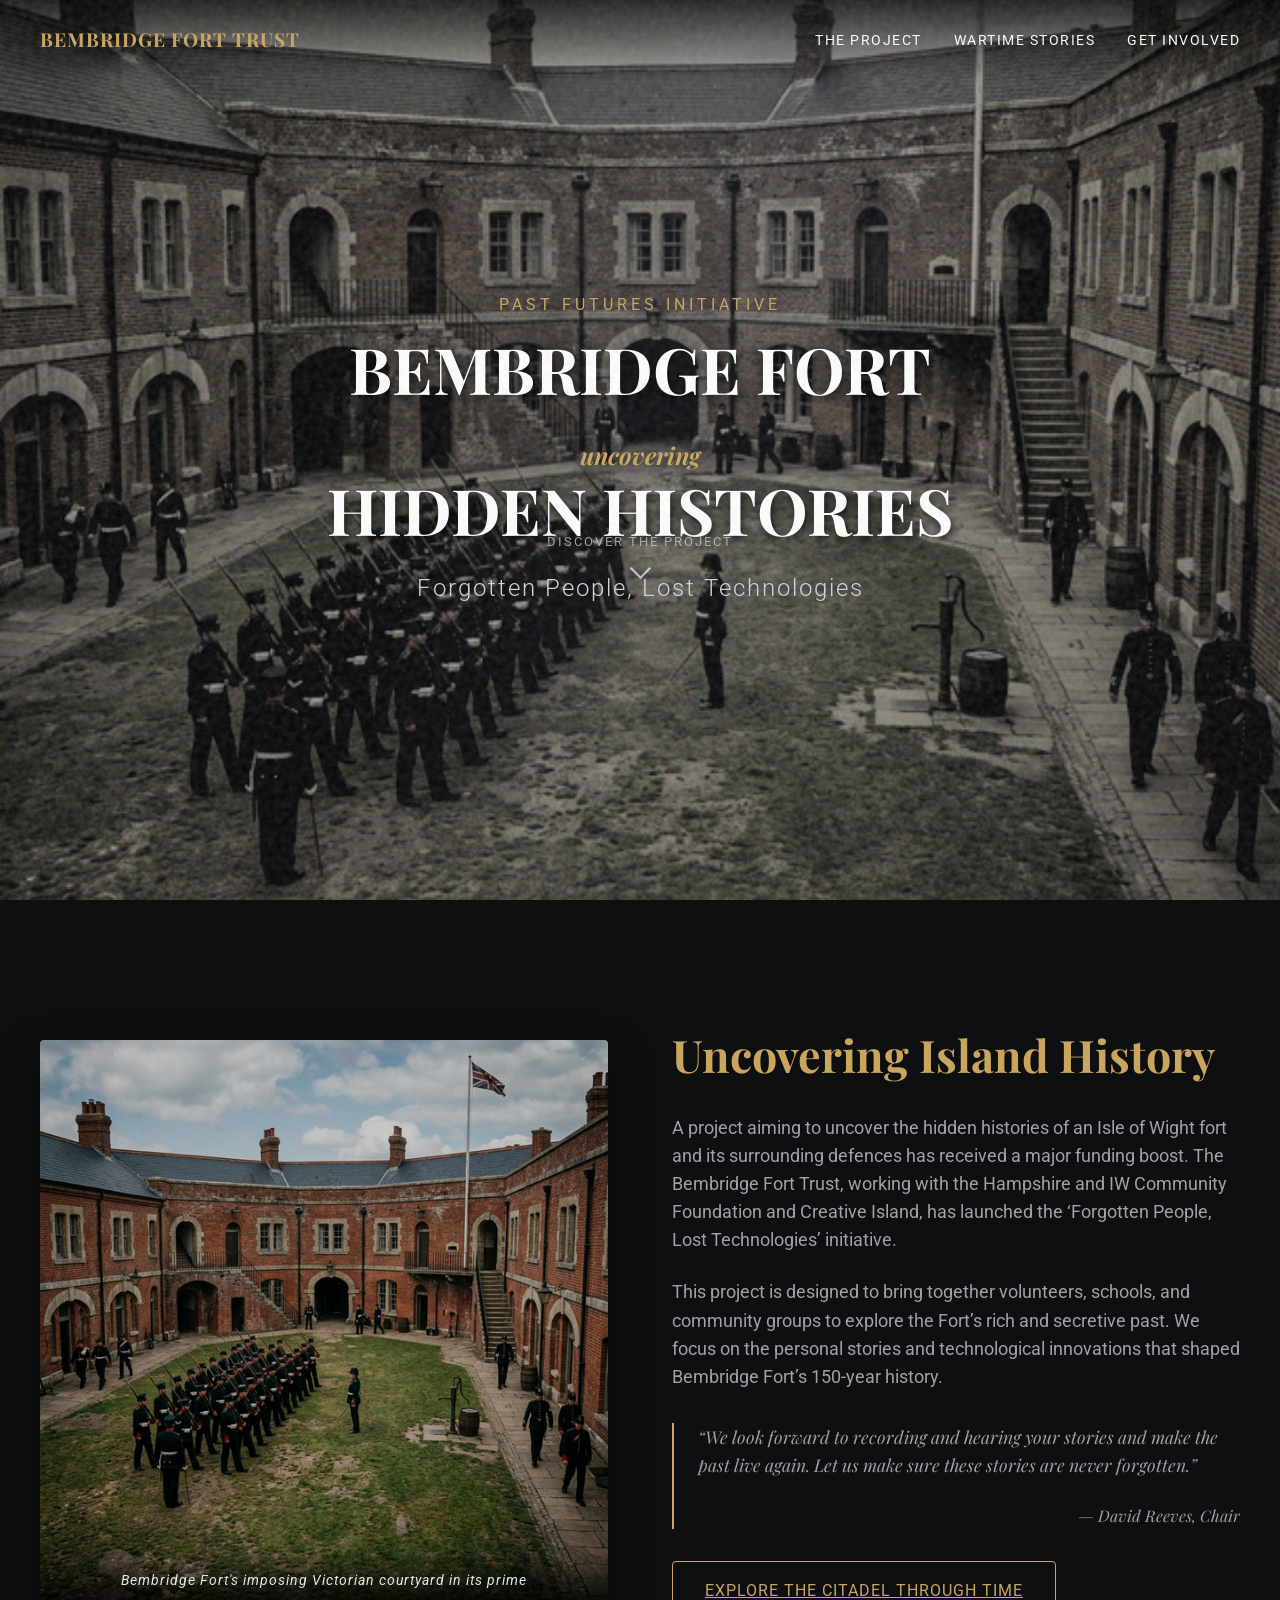
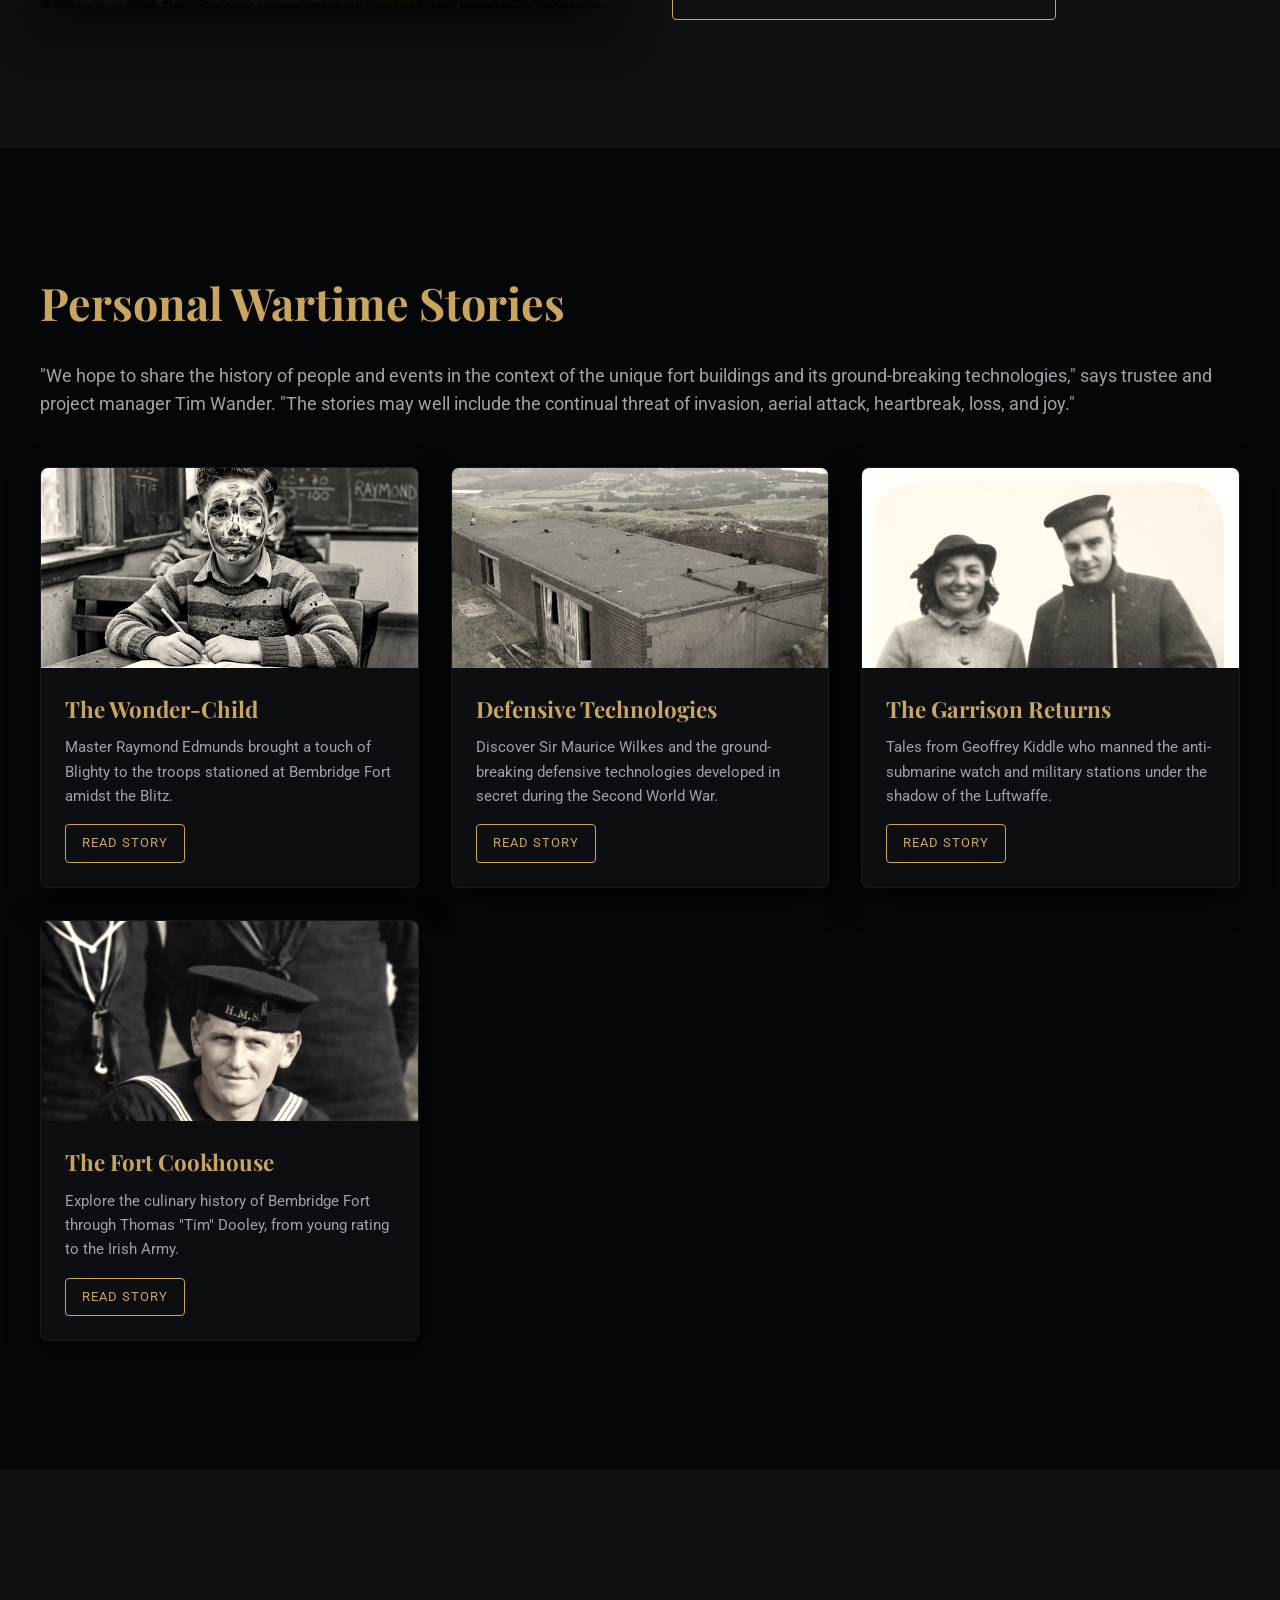
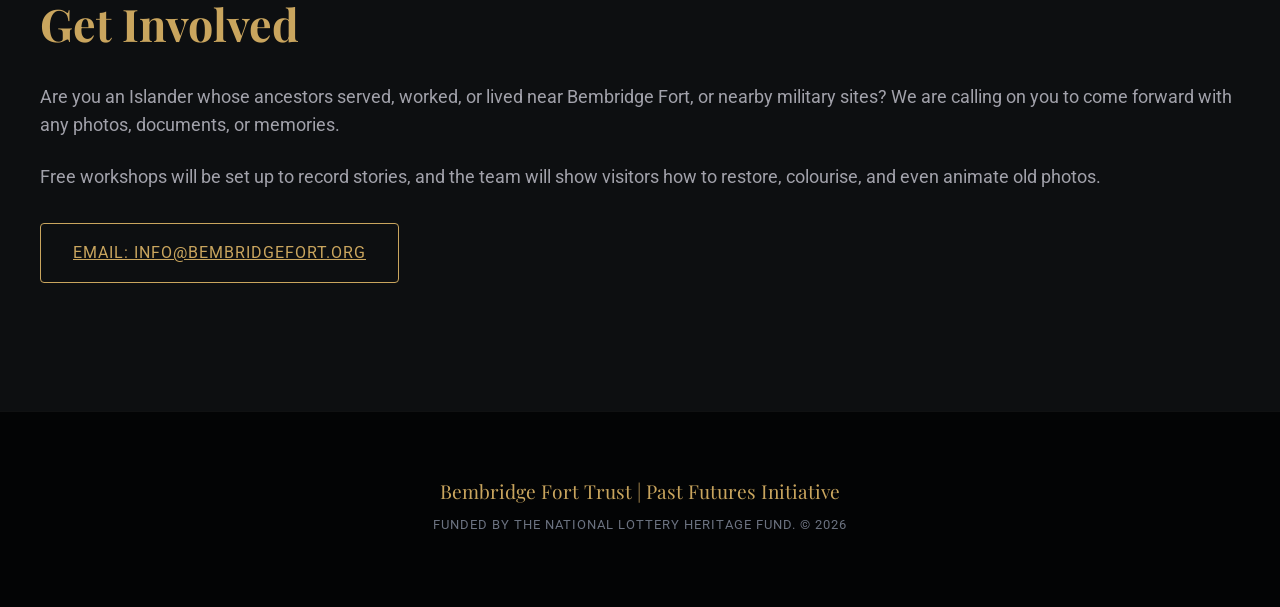
<file: index.html>
<!DOCTYPE html>
<html lang="en">

<head>
    <meta charset="UTF-8">
    <meta name="viewport" content="width=device-width, initial-scale=1.0">
    <title>Bembridge Fort Trust | Hidden Wartime Stories Uncovered</title>
    <meta name="description"
        content="A project aiming to uncover the hidden histories of Bembridge Fort and its surrounding defences on the Isle of Wight.">
    <!-- British typography inspiration via Google Fonts -->
    <link rel="preconnect" href="https://fonts.googleapis.com">
    <link rel="preconnect" href="https://fonts.gstatic.com" crossorigin>
    <link
        href="https://fonts.googleapis.com/css2?family=Playfair+Display:ital,wght@0,400;0,700;1,400&family=Roboto:wght@300;400;500;700&display=swap"
        rel="stylesheet">
    <link rel="stylesheet" href="styles.css">
    <style>
        .cards-grid {
            display: grid;
            grid-template-columns: repeat(auto-fill, minmax(300px, 1fr));
            gap: 2rem;
            margin-top: 3rem;
        }

        .story-card {
            background-color: #0c0e11;
            border-radius: 8px;
            overflow: hidden;
            box-shadow: 0 10px 30px rgba(0, 0, 0, 0.5);
            transition: transform 0.3s ease, box-shadow 0.3s ease;
            cursor: pointer;
            text-decoration: none;
            display: flex;
            flex-direction: column;
            border: 1px solid rgba(255, 255, 255, 0.05);
        }

        .story-card:hover {
            transform: translateY(-10px);
            box-shadow: 0 15px 40px rgba(200, 165, 94, 0.2);
            border-color: var(--accent-color);
        }

        .card-image {
            height: 200px;
            background-size: cover;
            background-position: center;
            filter: grayscale(80%) sepia(20%) contrast(1.1);
            transition: filter 0.3s ease;
        }

        .story-card:hover .card-image {
            filter: grayscale(0%) sepia(0%) contrast(1.0);
        }

        .card-content {
            padding: 1.5rem;
            flex: 1;
        }

        .card-content h3 {
            font-family: var(--font-heading);
            color: var(--accent-color);
            font-size: 1.4rem;
            margin-bottom: 0.5rem;
        }

        .card-content p {
            font-size: 0.95rem;
            color: #a1a1aa;
            margin-bottom: 1rem;
        }

        .btn-outline {
            display: inline-block;
            padding: 0.5rem 1rem;
            border: 1px solid var(--accent-color);
            color: var(--accent-color);
            text-transform: uppercase;
            font-size: 0.8rem;
            letter-spacing: 1px;
            border-radius: 4px;
            transition: background-color 0.3s, color 0.3s;
        }

        .story-card:hover .btn-outline {
            background-color: var(--accent-color);
            color: #000;
        }

        .coming-soon {
            opacity: 0.5;
            cursor: default;
        }

        .coming-soon:hover {
            transform: none;
            box-shadow: 0 10px 30px rgba(0, 0, 0, 0.5);
            border-color: rgba(255, 255, 255, 0.05);
        }
    </style>
</head>

<body>

    <!-- Film grain overlay -->
    <div class="film-grain"></div>

    <!-- Navigation -->
    <nav class="nav">
        <div class="nav-content">
            <span class="logo">Bembridge Fort Trust</span>
            <ul class="nav-links">
                <li><a href="#about">The Project</a></li>
                <li><a href="#stories">Wartime Stories</a></li>
                <li><a href="#contact">Get Involved</a></li>
            </ul>
        </div>
    </nav>

    <!-- Hero Section -->
    <header class="section hero" id="intro">
        <div class="hero-content fade-in">
            <div class="date-anchor">Past Futures Initiative</div>
            <h1 class="title">BEMBRIDGE FORT<br><span class="presents">uncovering</span><br>HIDDEN HISTORIES</h1>
            <p class="subtitle">Forgotten People, Lost Technologies</p>
            <div class="scroll-indicator">
                <span>Discover the Project</span>
                <div class="arrow"></div>
            </div>
        </div>
        <div class="hero-poster"
            style="background-image: url('assets/fort_courtyard_prime_1772313951961.png'); opacity: 0.6; background-position: center;">
        </div>
        <div class="searchlight"></div>
    </header>

    <main>
        <!-- The Project Concept -->
        <section class="section narrative-section" id="about">
            <div class="container reverse">
                <div class="text-content slide-in-left">
                    <h2>Uncovering Island History</h2>
                    <p>
                        A project aiming to uncover the hidden histories of an Isle of Wight fort and its surrounding
                        defences has received a major funding boost.
                        The Bembridge Fort Trust, working with the Hampshire and IW Community Foundation and Creative
                        Island, has launched the ‘Forgotten People, Lost Technologies’ initiative.
                    </p>
                    <p>
                        This project is designed to bring together volunteers, schools, and community groups to explore
                        the Fort’s rich and secretive past. We focus on the personal stories and technological
                        innovations that shaped Bembridge Fort’s 150-year history.
                    </p>
                    <div class="quote">
                        <p>“We look forward to recording and hearing your stories and make the past live again. Let us
                            make sure these stories are never forgotten.”</p>
                        <p style="font-size: 1rem; color: #a1a1aa; text-align: right; margin-top: 10px;">— David Reeves,
                            Chair</p>
                    </div>
                    <div style="margin-top: 2rem;">
                        <a href="fort_history.html" class="btn-outline"
                            style="padding: 1rem 2rem; font-size: 1rem;">Explore the Citadel Through Time</a>
                    </div>
                </div>
                <div class="image-content slide-in-right">
                    <img src="assets/fort_courtyard_prime_1772313951961.png" alt="Bembridge Fort in its prime"
                        style="filter: brightness(0.8);">
                    <p class="caption">Bembridge Fort's imposing Victorian courtyard in its prime</p>
                </div>
            </div>
        </section>

        <!-- Untold Stories Section -->
        <section class="section narrative-section dark-bg" id="stories">
            <div class="container" style="flex-direction: column; align-items: flex-start;">
                <div class="text-content slide-in-right" style="width: 100%;">
                    <h2>Personal Wartime Stories</h2>
                    <p>
                        "We hope to share the history of people and events in the context of the unique fort buildings
                        and its ground-breaking technologies," says trustee and project manager Tim Wander.
                        "The stories may well include the continual threat of invasion, aerial attack, heartbreak, loss,
                        and joy."
                    </p>

                    <div class="cards-grid">
                        <!-- Card 1: Raymond Edmunds -->
                        <a href="raymond.html" class="story-card">
                            <div class="card-image"
                                style="background-image: url('assets/the_greasepaint_boy_1772309182259.png');"></div>
                            <div class="card-content">
                                <h3>The Wonder-Child</h3>
                                <p>Master Raymond Edmunds brought a touch of Blighty to the troops stationed at
                                    Bembridge Fort amidst the Blitz.</p>
                                <span class="btn-outline">Read Story</span>
                            </div>
                        </a>

                        <!-- Card 2: Defensive Technologies -->
                        <a href="wilkes.html" class="story-card">
                            <div class="card-image" style="background-image: url('assets/Radar building.jpg');"></div>
                            <div class="card-content">
                                <h3>Defensive Technologies</h3>
                                <p>Discover Sir Maurice Wilkes and the ground-breaking defensive technologies developed
                                    in secret during the Second World War.</p>
                                <span class="btn-outline">Read Story</span>
                            </div>
                        </a>

                        <!-- Card 3: The Garrison Returns -->
                        <a href="kiddle.html" class="story-card">
                            <div class="card-image"
                                style="background-image: url('assets/imagekk.png'); background-position: top;"></div>
                            <div class="card-content">
                                <h3>The Garrison Returns</h3>
                                <p>Tales from Geoffrey Kiddle who manned the anti-submarine watch and military stations
                                    under the shadow of the Luftwaffe.</p>
                                <span class="btn-outline">Read Story</span>
                            </div>
                        </a>

                        <!-- Card 4: The Fort Cookhouse -->
                        <a href="dooley.html" class="story-card">
                            <div class="card-image"
                                style="background-image: url('assets/tom dooley b est image but not animated.png'); background-position: top;">
                            </div>
                            <div class="card-content">
                                <h3>The Fort Cookhouse</h3>
                                <p>Explore the culinary history of Bembridge Fort through Thomas "Tim" Dooley, from
                                    young rating to the Irish Army.</p>
                                <span class="btn-outline">Read Story</span>
                            </div>
                        </a>
                    </div>
                </div>
            </div>
        </section>

        <!-- Get Involved Section -->
        <section class="section narrative-section" id="contact">
            <div class="container reverse">
                <div class="text-content slide-in-left">
                    <h2>Get Involved</h2>
                    <p>
                        Are you an Islander whose ancestors served, worked, or lived near Bembridge Fort, or nearby
                        military sites? We are calling on you to come forward with any photos, documents, or memories.
                    </p>
                    <p>
                        Free workshops will be set up to record stories, and the team will show visitors how to restore,
                        colourise, and even animate old photos.
                    </p>
                    <div style="margin-top: 2rem;">
                        <a href="mailto:info@bembridgefort.org" class="btn-outline"
                            style="padding: 1rem 2rem; font-size: 1rem;">Email: info@bembridgefort.org</a>
                    </div>
                </div>
            </div>
        </section>
    </main>

    <!-- Footer -->
    <footer class="footer">
        <p>Bembridge Fort Trust | Past Futures Initiative</p>
        <p class="small-text">Funded by the National Lottery Heritage Fund. © 2026</p>
    </footer>

    <script src="script.js"></script>
</body>

</html>
</file>
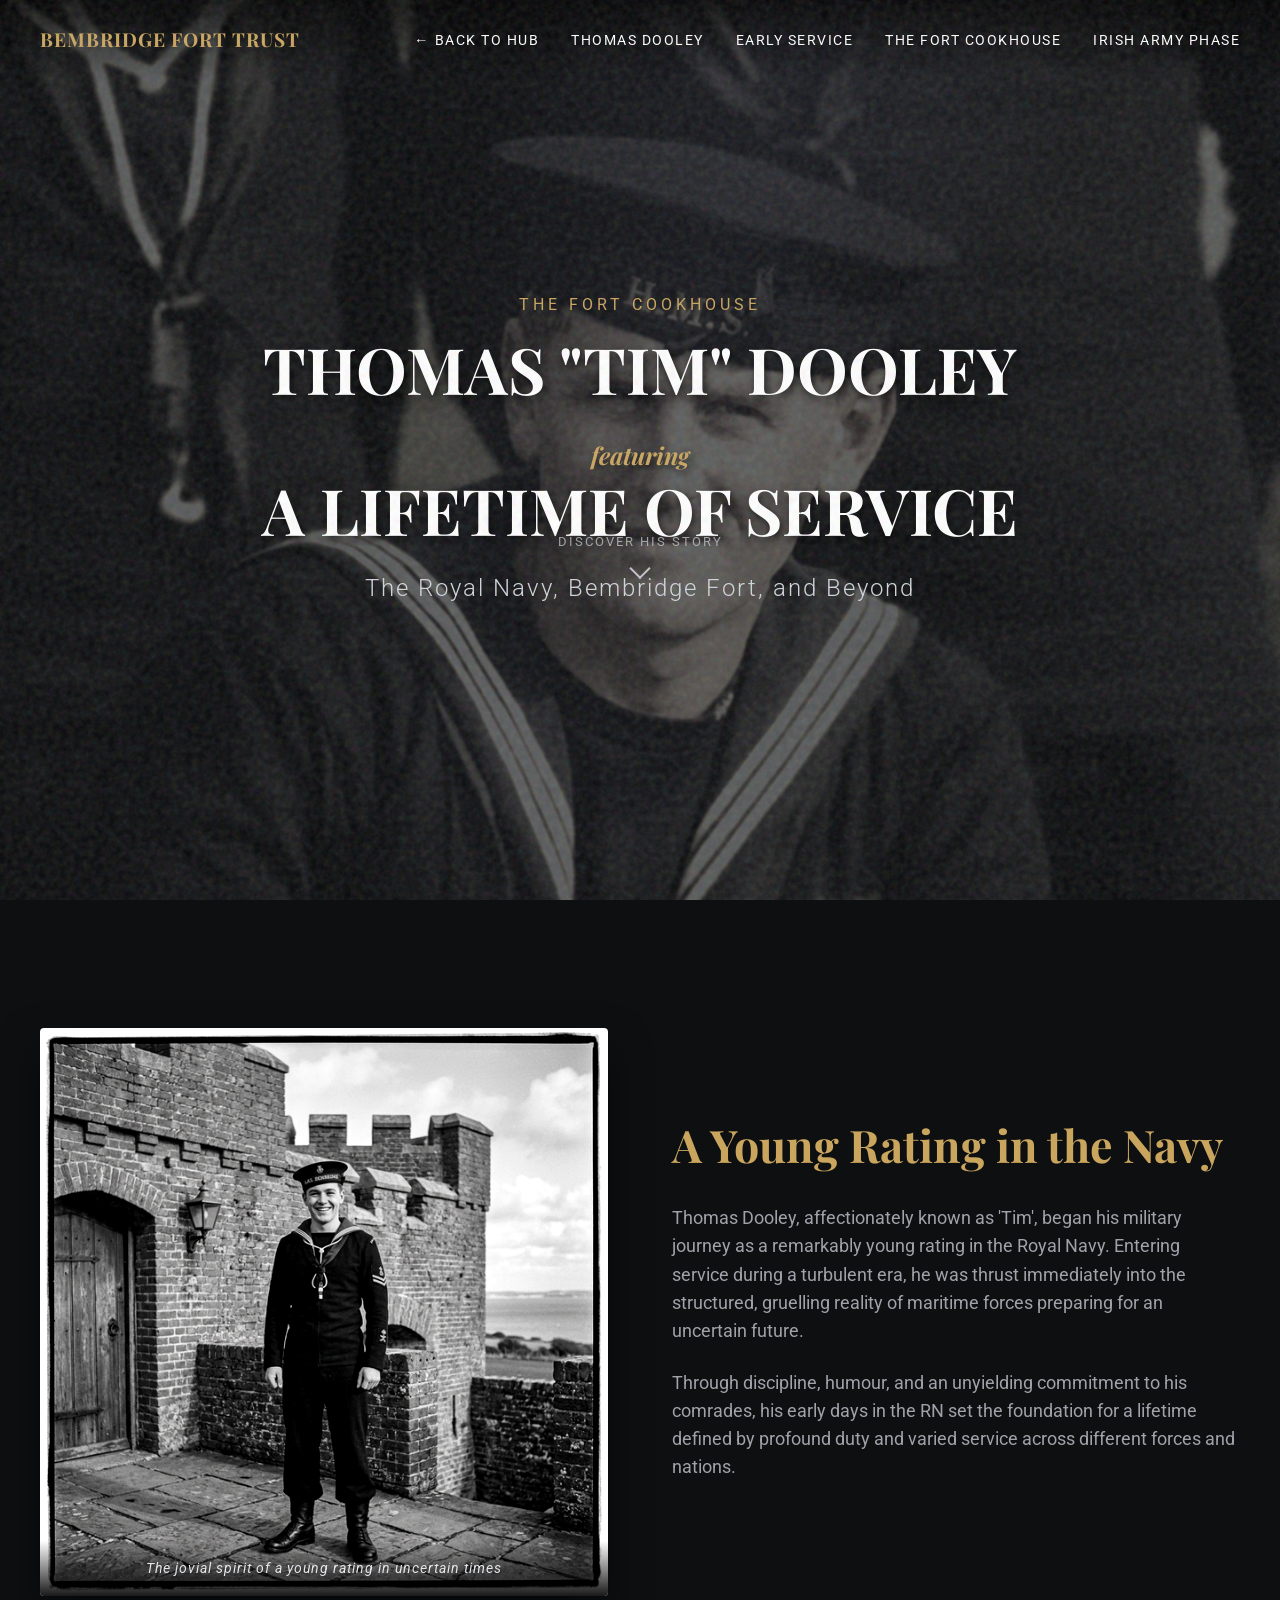
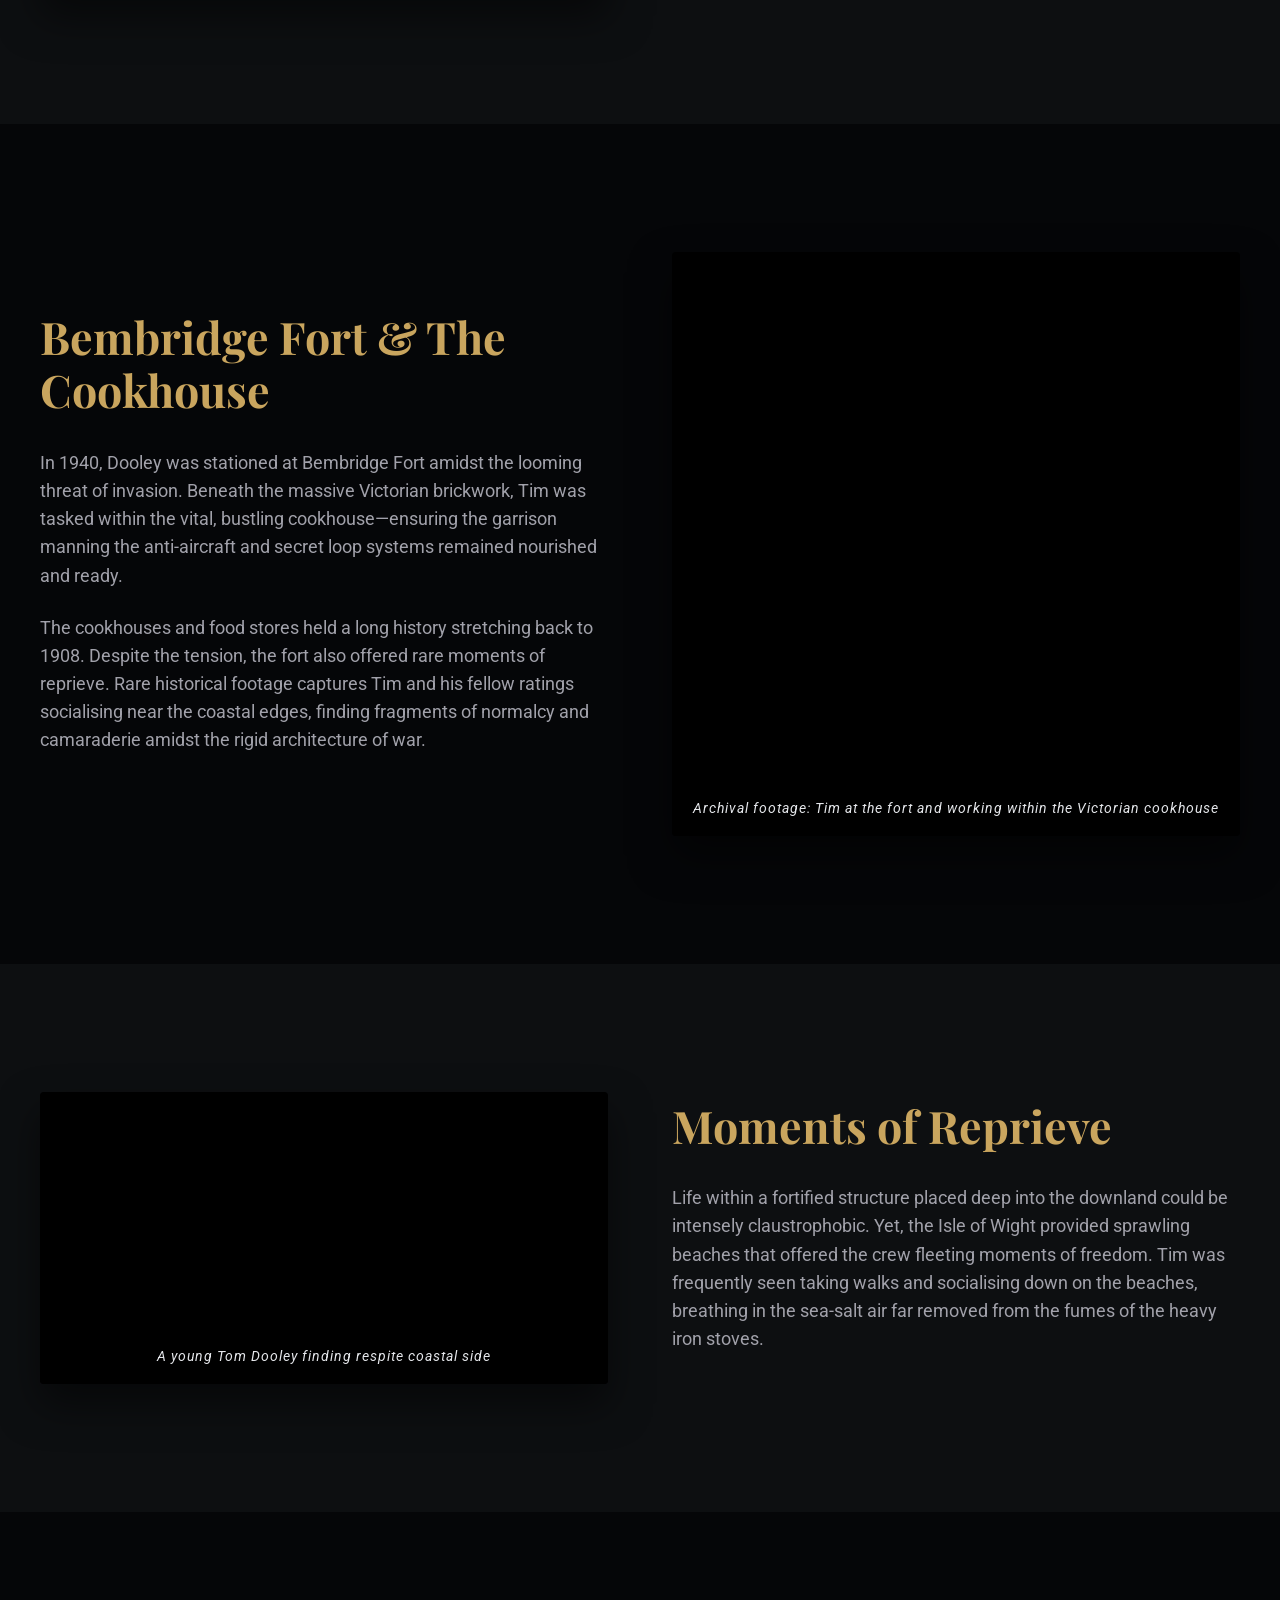
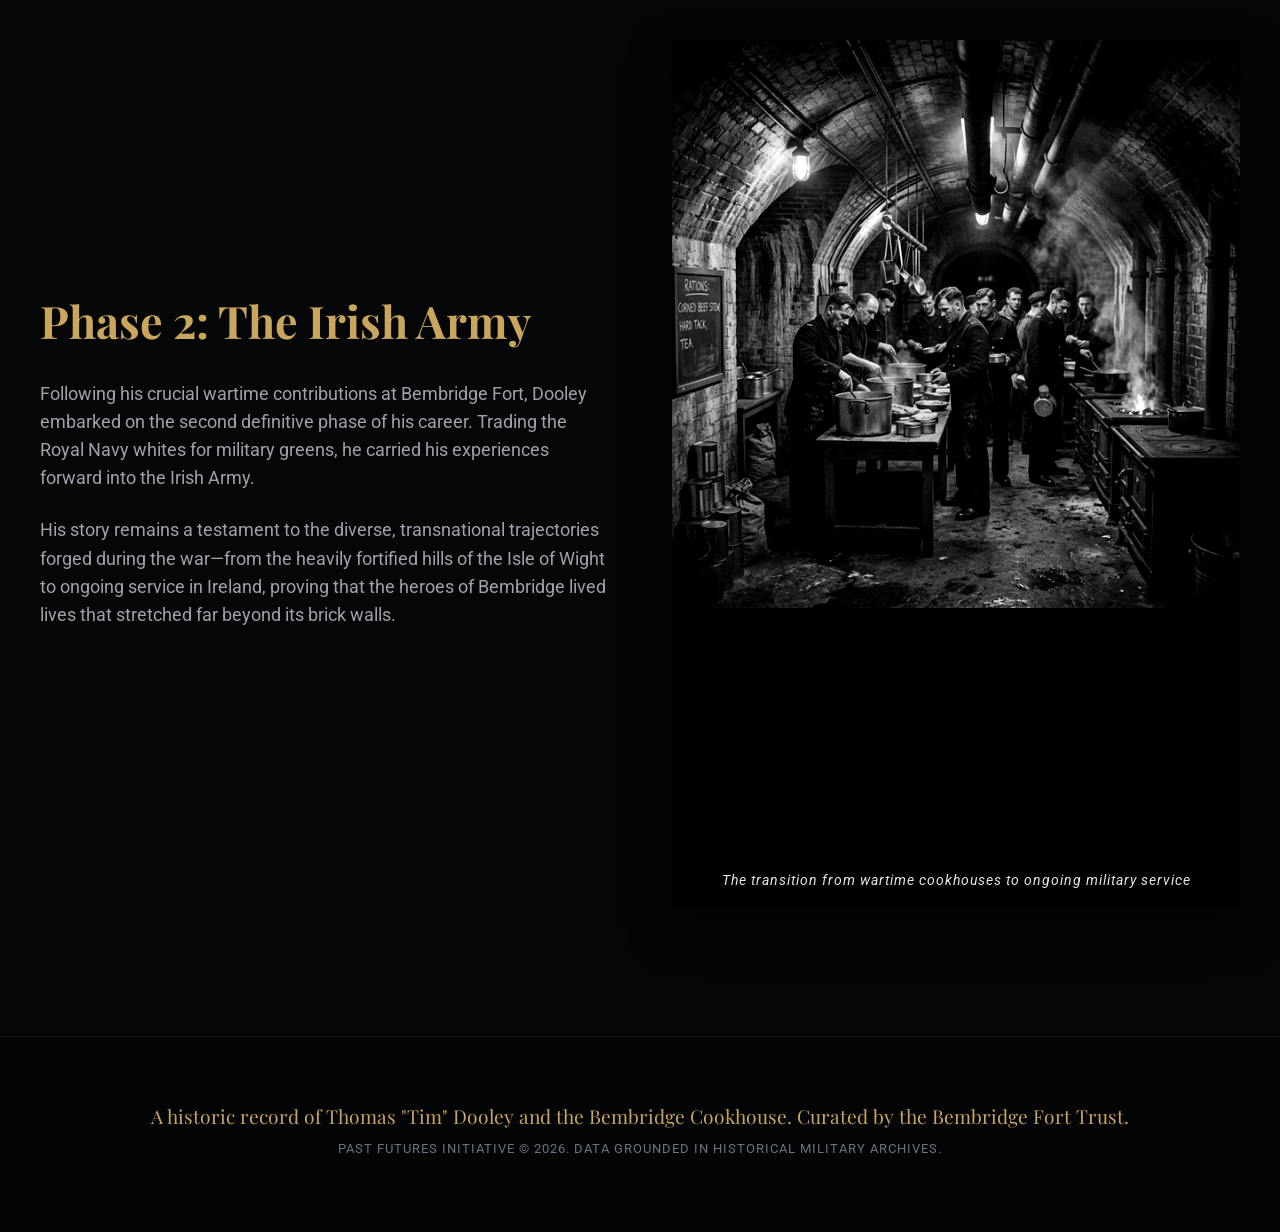
<file: dooley.html>
<!DOCTYPE html>
<html lang="en">

<head>
    <meta charset="UTF-8">
    <meta name="viewport" content="width=device-width, initial-scale=1.0">
    <title>Thomas "Tim" Dooley | The Cookhouse at Bembridge Fort</title>
    <meta name="description"
        content="A historic record of Thomas 'Tim' Dooley, detailing his time in the cookhouse and his service at Bembridge Fort.">
    <!-- British typography inspiration via Google Fonts -->
    <link rel="preconnect" href="https://fonts.googleapis.com">
    <link rel="preconnect" href="https://fonts.gstatic.com" crossorigin>
    <link
        href="https://fonts.googleapis.com/css2?family=Playfair+Display:ital,wght@0,400;0,700;1,400&family=Roboto:wght@300;400;500;700&display=swap"
        rel="stylesheet">
    <link rel="stylesheet" href="styles.css">
</head>

<body>

    <!-- Film grain overlay -->
    <div class="film-grain"></div>

    <!-- Navigation -->
    <nav class="nav">
        <div class="nav-content">
            <span class="logo">Bembridge Fort Trust</span>
            <ul class="nav-links">
                <li><a href="index.html">← Back to Hub</a></li>
                <li><a href="#intro">Thomas Dooley</a></li>
                <li><a href="#navy">Early Service</a></li>
                <li><a href="#fort">The Fort Cookhouse</a></li>
                <li><a href="#legacy">Irish Army Phase</a></li>
            </ul>
        </div>
    </nav>

    <!-- Hero Section -->
    <header class="section hero" id="intro">
        <div class="hero-content fade-in">
            <div class="date-anchor">The Fort Cookhouse</div>
            <h1 class="title">THOMAS "TIM" DOOLEY<br><span class="presents">featuring</span><br>A LIFETIME OF SERVICE
            </h1>
            <p class="subtitle">The Royal Navy, Bembridge Fort, and Beyond</p>
            <div class="scroll-indicator">
                <span>Discover his story</span>
                <div class="arrow"></div>
            </div>
        </div>
        <div class="hero-poster"
            style="background-image: url('assets/tom dooley b est image but not animated.png'); background-position: top;">
        </div>
        <div class="searchlight"></div>
    </header>

    <main>
        <!-- Early Service -->
        <section class="section narrative-section" id="navy">
            <div class="container reverse">
                <div class="text-content slide-in-left">
                    <h2>A Young Rating in the Navy</h2>
                    <p>
                        Thomas Dooley, affectionately known as 'Tim', began his military journey as a remarkably young
                        rating in the Royal Navy. Entering service during a turbulent era, he was thrust immediately
                        into the structured, gruelling reality of maritime forces preparing for an uncertain future.
                    </p>
                    <p>
                        Through discipline, humour, and an unyielding commitment to his comrades, his early days in the
                        RN set the foundation for a lifetime defined by profound duty and varied service across
                        different forces and nations.
                    </p>
                </div>
                <div class="image-content slide-in-right">
                    <img src="assets/dooley_rn_portrait_1772312100569.png" alt="Portrait of a young Royal Navy rating">
                    <p class="caption">The jovial spirit of a young rating in uncertain times</p>
                </div>
            </div>
        </section>

        <!-- Bembridge Fort 1940 & The Cookhouse -->
        <section class="section narrative-section dark-bg" id="fort">
            <div class="container">
                <div class="text-content slide-in-right">
                    <h2>Bembridge Fort & The Cookhouse</h2>
                    <p>
                        In 1940, Dooley was stationed at Bembridge Fort amidst the looming threat of invasion. Beneath
                        the massive Victorian brickwork, Tim was tasked within the vital, bustling cookhouse—ensuring
                        the garrison manning the anti-aircraft and secret loop systems remained nourished and ready.
                    </p>
                    <p>
                        The cookhouses and food stores held a long history stretching back to 1908. Despite the tension,
                        the fort also offered rare moments of reprieve. Rare historical footage captures Tim and his
                        fellow ratings socialising near the coastal edges, finding fragments of normalcy and camaraderie
                        amidst the rigid architecture of war.
                    </p>
                </div>
                <!-- Dual media content block using grid -->
                <div class="image-content slide-in-left" style="display: grid; gap: 1rem;">
                    <video autoplay loop muted playsinline style="width: 100%; border-radius: 4px;">
                        <source src="assets/tom dooley at the fort 1940.mp4" type="video/mp4">
                        Your browser does not support the video tag.
                    </video>
                    <video autoplay loop muted playsinline style="width: 100%; border-radius: 4px;">
                        <source src="assets/cook house one for thomas.mov" type="video/mp4">
                        Your browser does not support the video tag.
                    </video>
                    <p class="caption">Archival footage: Tim at the fort and working within the Victorian cookhouse</p>
                </div>
            </div>
        </section>

        <!-- Socialising and The Beach -->
        <section class="section narrative-section" id="social">
            <div class="container reverse">
                <div class="text-content slide-in-left">
                    <h2>Moments of Reprieve</h2>
                    <p>
                        Life within a fortified structure placed deep into the downland could be intensely
                        claustrophobic. Yet, the Isle of Wight provided sprawling beaches that offered the crew fleeting
                        moments of freedom. Tim was frequently seen taking walks and socialising down on the beaches,
                        breathing in the sea-salt air far removed from the fumes of the heavy iron stoves.
                    </p>
                </div>
                <div class="image-content slide-in-right">
                    <video autoplay loop muted playsinline
                        style="width: 100%; border-radius: 4px; box-shadow: 0 15px 40px rgba(0,0,0,0.6);">
                        <source src="assets/tom dooley on beach v2.mp4" type="video/mp4">
                        Your browser does not support the video tag.
                    </video>
                    <p class="caption">A young Tom Dooley finding respite coastal side</p>
                </div>
            </div>
        </section>

        <!-- Irish Army -->
        <section class="section narrative-section dark-bg" id="legacy">
            <div class="container">
                <div class="text-content slide-in-right">
                    <h2>Phase 2: The Irish Army</h2>
                    <p>
                        Following his crucial wartime contributions at Bembridge Fort, Dooley embarked on the second
                        definitive phase of his career. Trading the Royal Navy whites for military greens, he carried
                        his experiences forward into the Irish Army.
                    </p>
                    <p>
                        His story remains a testament to the diverse, transnational trajectories forged during the
                        war—from the heavily fortified hills of the Isle of Wight to ongoing service in Ireland, proving
                        that the heroes of Bembridge lived lives that stretched far beyond its brick walls.
                    </p>
                </div>
                <div class="image-content slide-in-left" style="display: grid; gap: 1rem;">
                    <img src="assets/fort_cookhouse_1940_1772312116392.png" alt="Cookhouse historical render">
                    <video autoplay loop muted playsinline
                        style="width: 100%; border-radius: 4px; box-shadow: 0 15px 40px rgba(0,0,0,0.6);">
                        <source src="assets/tom dooley phase 2 irish army.mp4" type="video/mp4">
                        Your browser does not support the video tag.
                    </video>
                    <p class="caption">The transition from wartime cookhouses to ongoing military service</p>
                </div>
            </div>
        </section>
    </main>

    <!-- Footer -->
    <footer class="footer">
        <p>A historic record of Thomas "Tim" Dooley and the Bembridge Cookhouse. Curated by the Bembridge Fort Trust.
        </p>
        <p class="small-text">Past Futures Initiative © 2026. Data grounded in historical military archives.</p>
    </footer>

    <script src="script.js"></script>
</body>

</html>
</file>
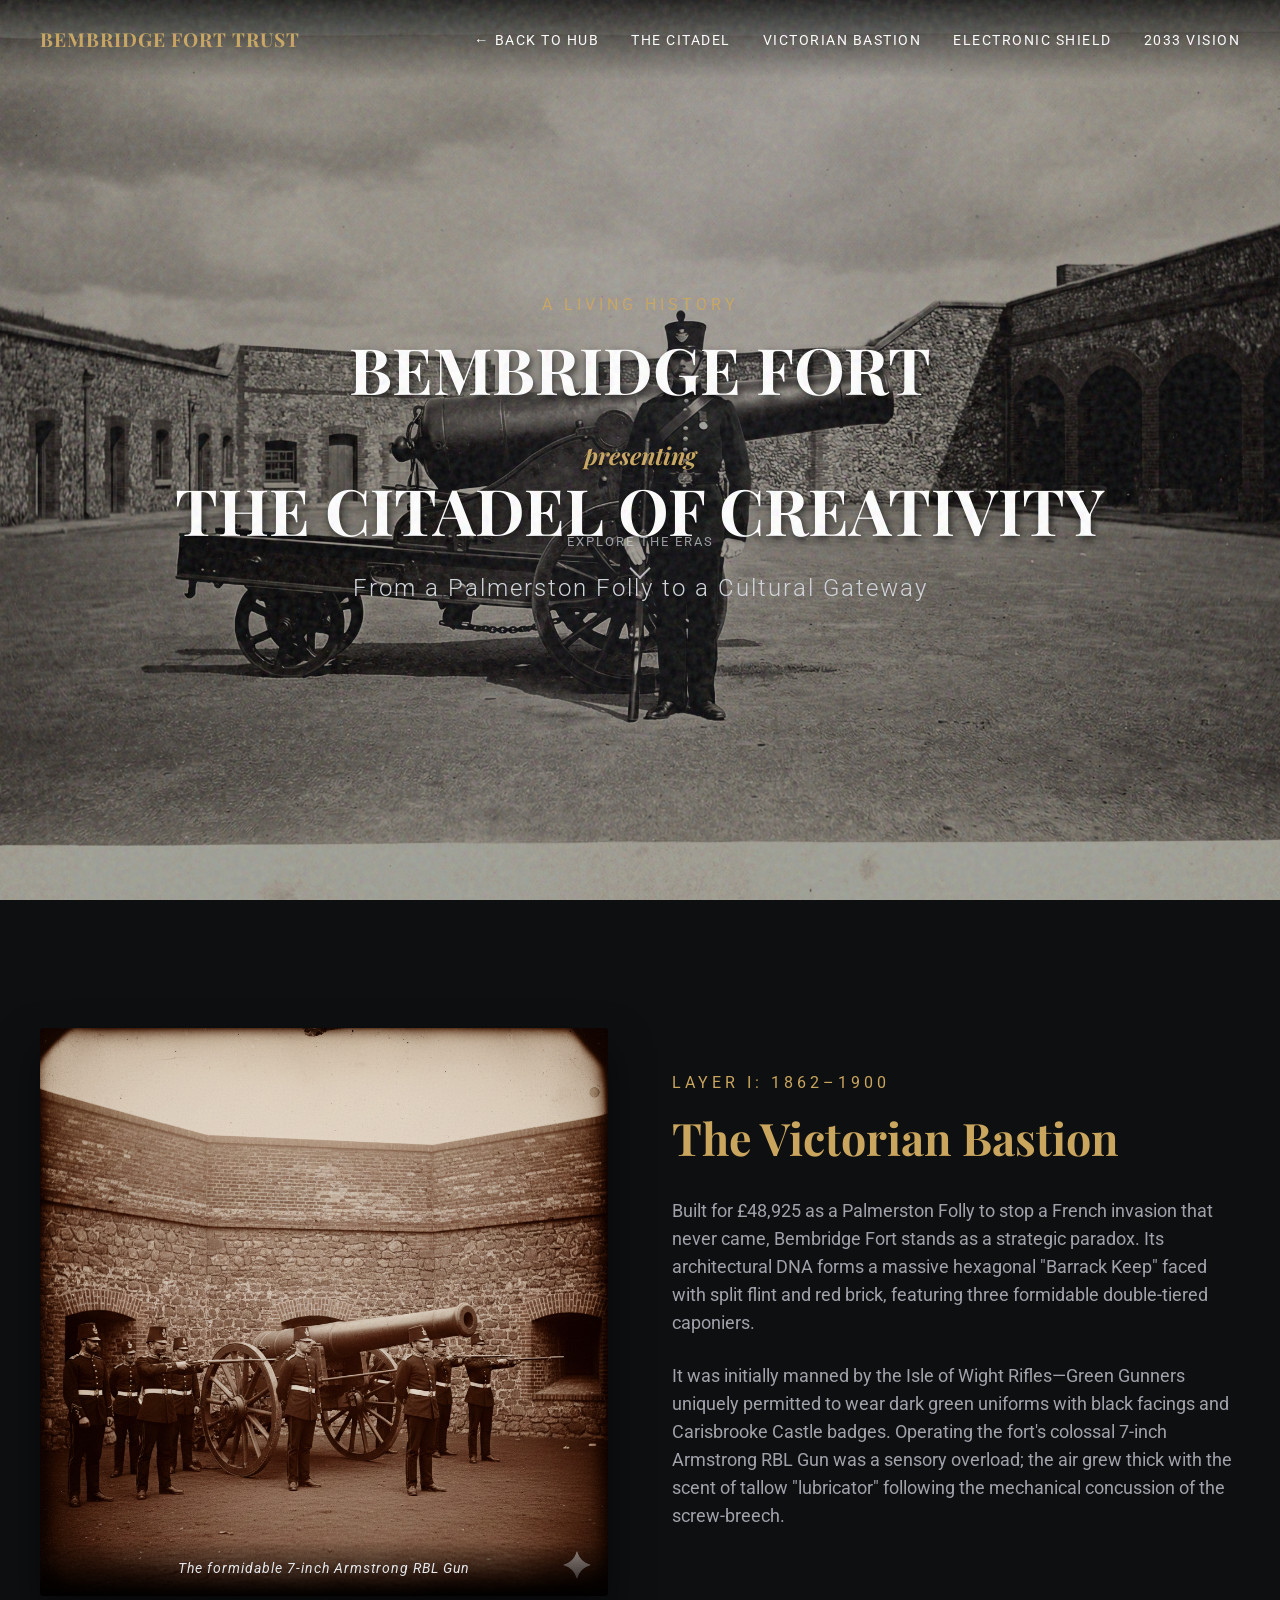
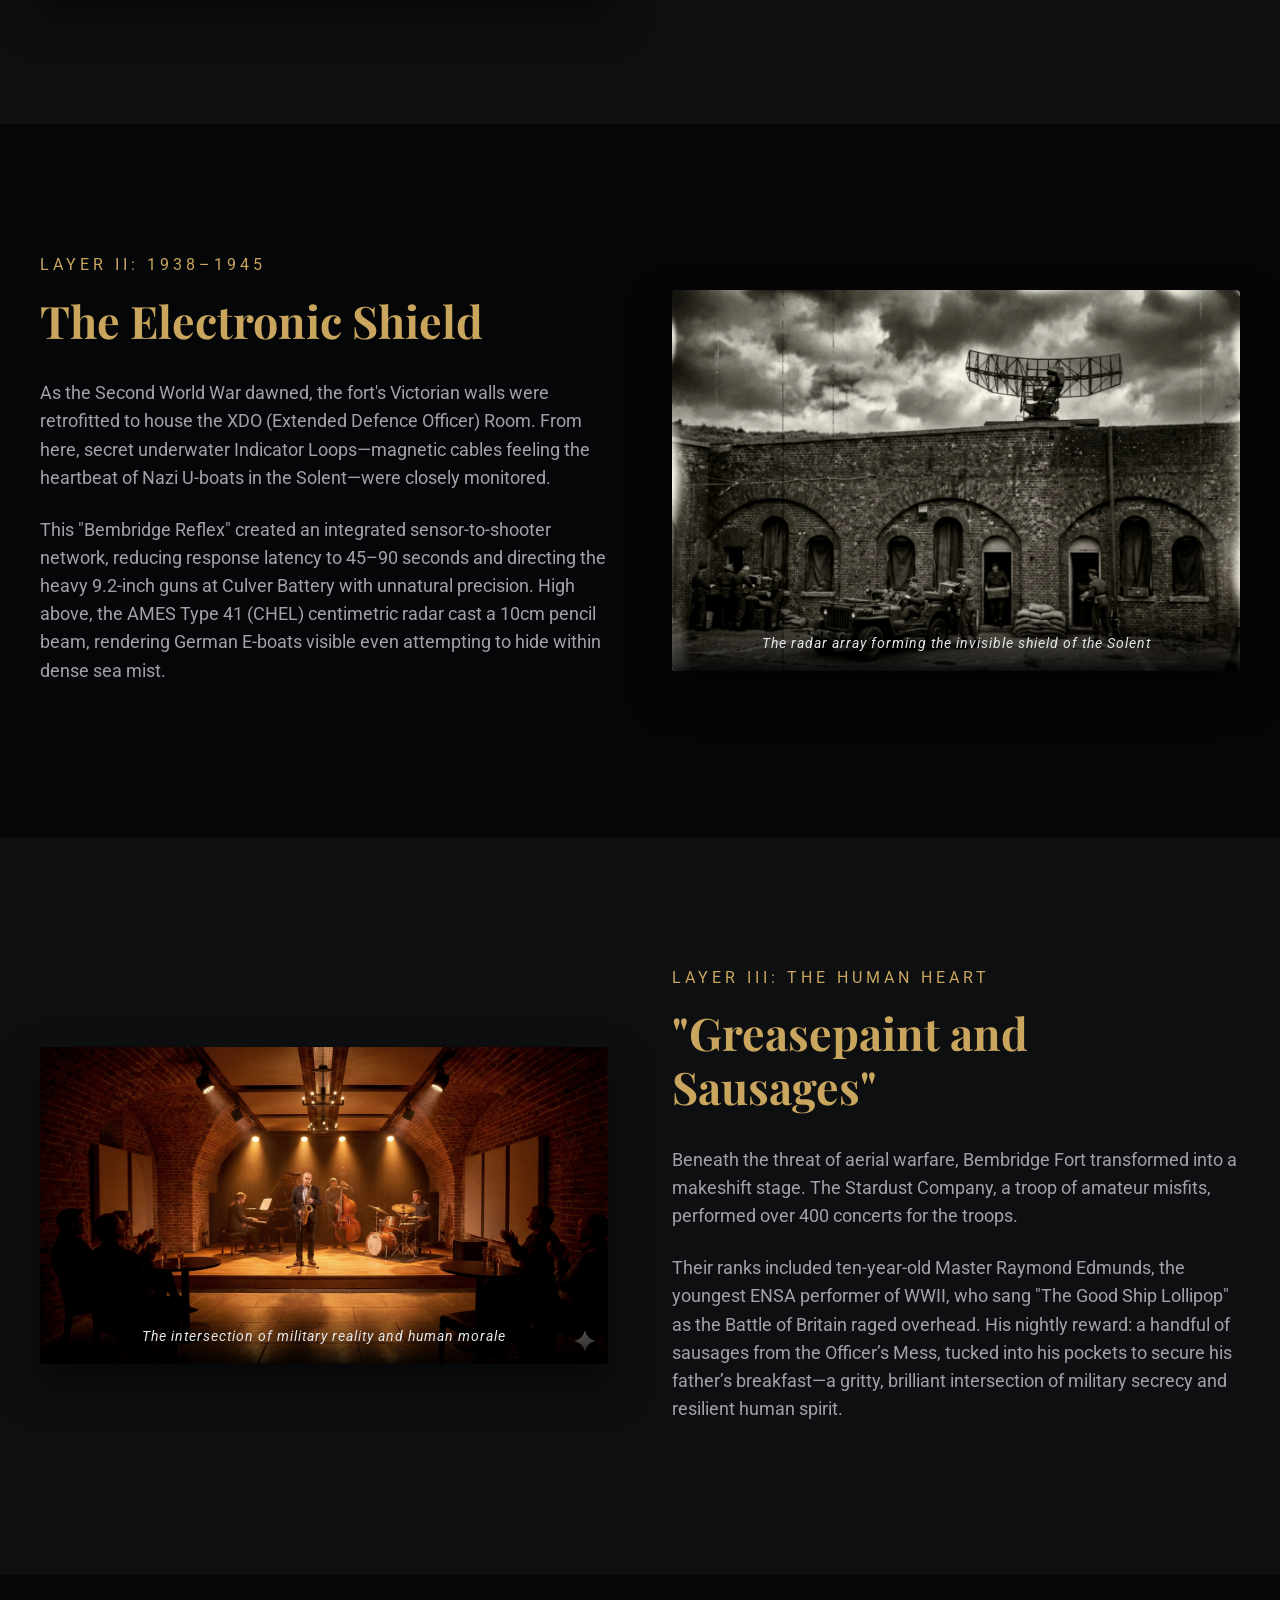
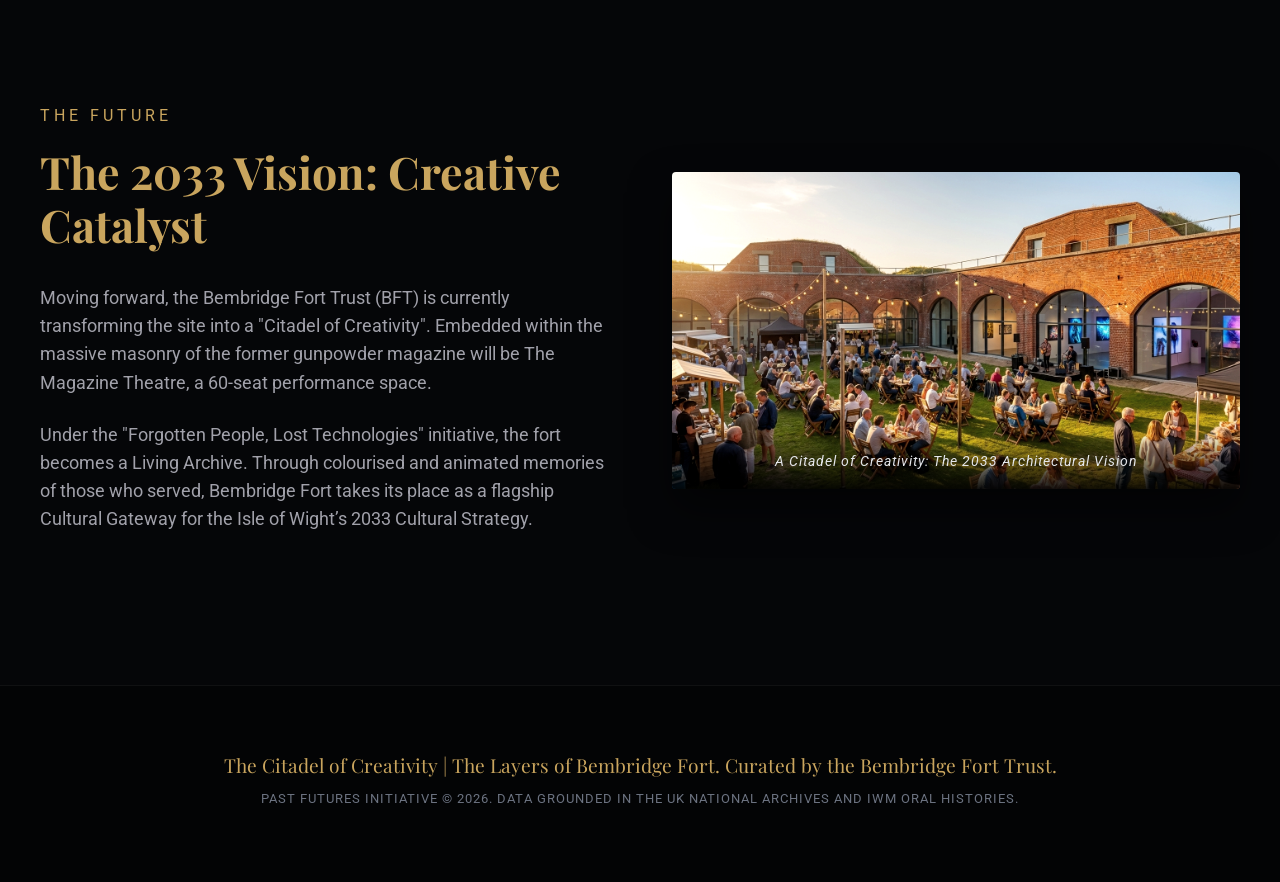
<file: fort_history.html>
<!DOCTYPE html>
<html lang="en">

<head>
    <meta charset="UTF-8">
    <meta name="viewport" content="width=device-width, initial-scale=1.0">
    <title>The Citadel of Creativity | A Living History of Bembridge Fort</title>
    <meta name="description"
        content="A structural timeline of Bembridge Fort: From Victorian Bastion to the WWII Electronic Shield, and the 2033 Vision.">
    <!-- British typography inspiration via Google Fonts -->
    <link rel="preconnect" href="https://fonts.googleapis.com">
    <link rel="preconnect" href="https://fonts.gstatic.com" crossorigin>
    <link
        href="https://fonts.googleapis.com/css2?family=Playfair+Display:ital,wght@0,400;0,700;1,400&family=Roboto:wght@300;400;500;700&display=swap"
        rel="stylesheet">
    <link rel="stylesheet" href="styles.css">
</head>

<body>

    <!-- Film grain overlay -->
    <div class="film-grain"></div>

    <!-- Navigation -->
    <nav class="nav">
        <div class="nav-content">
            <span class="logo">Bembridge Fort Trust</span>
            <ul class="nav-links">
                <li><a href="index.html">← Back to Hub</a></li>
                <li><a href="#intro">The Citadel</a></li>
                <li><a href="#victorian">Victorian Bastion</a></li>
                <li><a href="#wwii">Electronic Shield</a></li>
                <li><a href="#vision">2033 Vision</a></li>
            </ul>
        </div>
    </nav>

    <!-- Hero Section -->
    <header class="section hero" id="intro">
        <div class="hero-content fade-in">
            <div class="date-anchor">A Living History</div>
            <h1 class="title">BEMBRIDGE FORT<br><span class="presents">presenting</span><br>THE CITADEL OF CREATIVITY
            </h1>
            <p class="subtitle">From a Palmerston Folly to a Cultural Gateway</p>
            <div class="scroll-indicator">
                <span>Explore the Eras</span>
                <div class="arrow"></div>
            </div>
        </div>
        <div class="hero-poster"
            style="background-image: url('assets/Palmerston time.png'); opacity: 0.6; background-position: top;"></div>
        <div class="searchlight"></div>
    </header>

    <main>
        <!-- The Victorian Bastion -->
        <section class="section narrative-section" id="victorian">
            <div class="container reverse">
                <div class="text-content slide-in-left">
                    <div class="date-anchor">Layer I: 1862–1900</div>
                    <h2>The Victorian Bastion</h2>
                    <p>
                        Built for £48,925 as a Palmerston Folly to stop a French invasion that never came, Bembridge
                        Fort stands as a strategic paradox. Its architectural DNA forms a massive hexagonal "Barrack
                        Keep" faced with split flint and red brick, featuring three formidable double-tiered caponiers.
                    </p>
                    <p>
                        It was initially manned by the Isle of Wight Rifles—Green Gunners uniquely permitted to wear
                        dark green uniforms with black facings and Carisbrooke Castle badges. Operating the fort's
                        colossal 7-inch Armstrong RBL Gun was a sensory overload; the air grew thick with the scent of
                        tallow "lubricator" following the mechanical concussion of the screw-breech.
                    </p>
                </div>
                <div class="image-content slide-in-right">
                    <img src="assets/Victorian cannon.png" alt="Victorian Cannon at Bembridge Fort">
                    <p class="caption">The formidable 7-inch Armstrong RBL Gun</p>
                </div>
            </div>
        </section>

        <!-- The WWII Electronic Shield -->
        <section class="section narrative-section dark-bg" id="wwii">
            <div class="container">
                <div class="text-content slide-in-right">
                    <div class="date-anchor">Layer II: 1938–1945</div>
                    <h2>The Electronic Shield</h2>
                    <p>
                        As the Second World War dawned, the fort's Victorian walls were retrofitted to house the XDO
                        (Extended Defence Officer) Room. From here, secret underwater Indicator Loops—magnetic cables
                        feeling the heartbeat of Nazi U-boats in the Solent—were closely monitored.
                    </p>
                    <p>
                        This "Bembridge Reflex" created an integrated sensor-to-shooter network, reducing response
                        latency to 45–90 seconds and directing the heavy 9.2-inch guns at Culver Battery with unnatural
                        precision. High above, the AMES Type 41 (CHEL) centimetric radar cast a 10cm pencil beam,
                        rendering German E-boats visible even attempting to hide within dense sea mist.
                    </p>
                </div>
                <div class="image-content slide-in-left">
                    <img src="assets/Bembridge fort Radar.png" alt="Bembridge Fort Radar">
                    <p class="caption">The radar array forming the invisible shield of the Solent</p>
                </div>
            </div>
        </section>

        <!-- Greasepaint and Sausages -->
        <section class="section narrative-section" id="greasepaint">
            <div class="container reverse">
                <div class="text-content slide-in-left">
                    <div class="date-anchor">Layer III: The Human Heart</div>
                    <h2>"Greasepaint and Sausages"</h2>
                    <p>
                        Beneath the threat of aerial warfare, Bembridge Fort transformed into a makeshift stage. The
                        Stardust Company, a troop of amateur misfits, performed over 400 concerts for the troops.
                    </p>
                    <p>
                        Their ranks included ten-year-old Master Raymond Edmunds, the youngest ENSA performer of WWII,
                        who sang "The Good Ship Lollipop" as the Battle of Britain raged overhead. His nightly reward: a
                        handful of sausages from the Officer’s Mess, tucked into his pockets to secure his father’s
                        breakfast—a gritty, brilliant intersection of military secrecy and resilient human spirit.
                    </p>
                </div>
                <!-- Embedded the video representation of the era -->
                <div class="image-content slide-in-right">
                    <img src="assets/jazz hall.png" alt="Jazz hall performance">
                    <p class="caption">The intersection of military reality and human morale</p>
                </div>
            </div>
        </section>

        <!-- The 2033 Vision -->
        <section class="section narrative-section dark-bg" id="vision">
            <div class="container">
                <div class="text-content slide-in-right">
                    <div class="date-anchor">The Future</div>
                    <h2>The 2033 Vision: Creative Catalyst</h2>
                    <p>
                        Moving forward, the Bembridge Fort Trust (BFT) is currently transforming the site into a
                        "Citadel of Creativity". Embedded within the massive masonry of the former gunpowder magazine
                        will be The Magazine Theatre, a 60-seat performance space.
                    </p>
                    <p>
                        Under the "Forgotten People, Lost Technologies" initiative, the fort becomes a Living Archive.
                        Through colourised and animated memories of those who served, Bembridge Fort takes its place as
                        a flagship Cultural Gateway for the Isle of Wight’s 2033 Cultural Strategy.
                    </p>
                </div>
                <div class="image-content slide-in-left">
                    <img src="assets/Bembridge fort 2030.png" alt="2033 Vision of Bembridge Fort">
                    <p class="caption">A Citadel of Creativity: The 2033 Architectural Vision</p>
                </div>
            </div>
        </section>
    </main>

    <!-- Footer -->
    <footer class="footer">
        <p>The Citadel of Creativity | The Layers of Bembridge Fort. Curated by the Bembridge Fort Trust.</p>
        <p class="small-text">Past Futures Initiative © 2026. Data grounded in the UK National Archives and IWM Oral
            Histories.</p>
    </footer>

    <script src="script.js"></script>
</body>

</html>
</file>
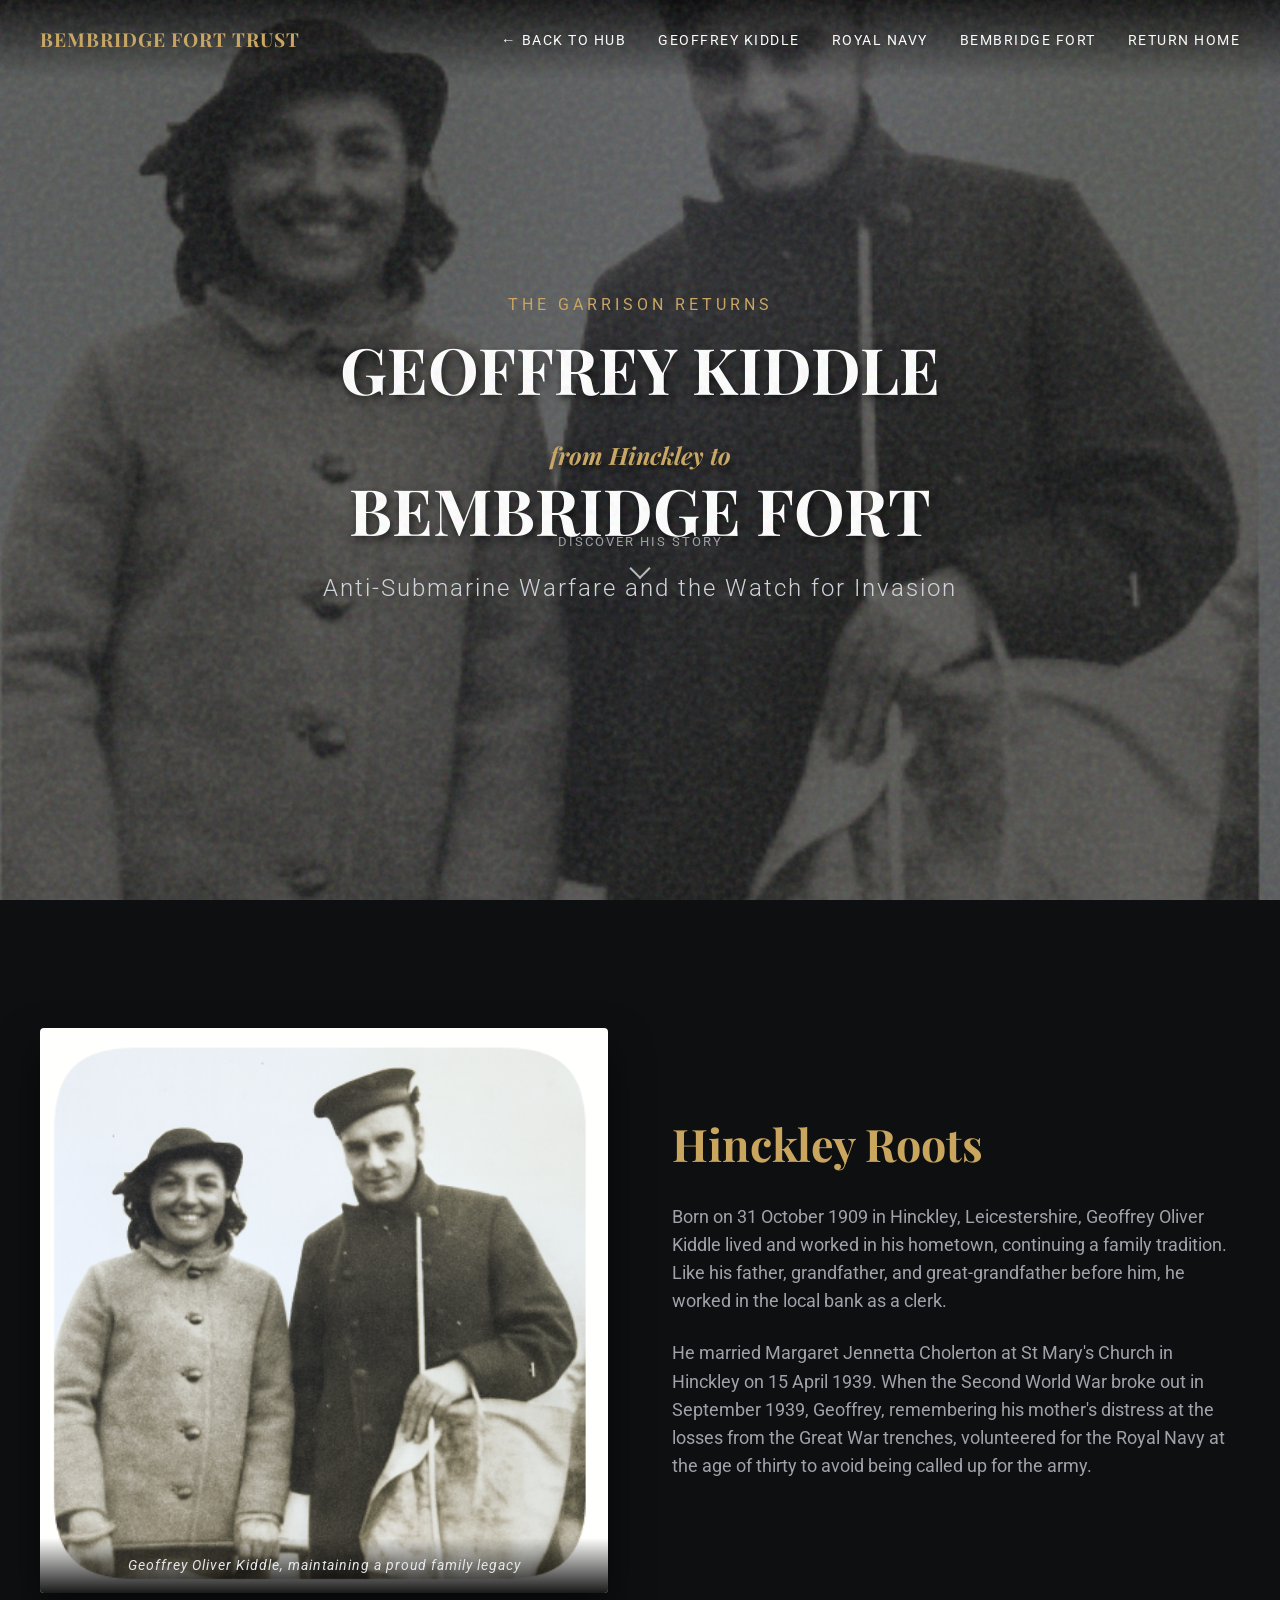
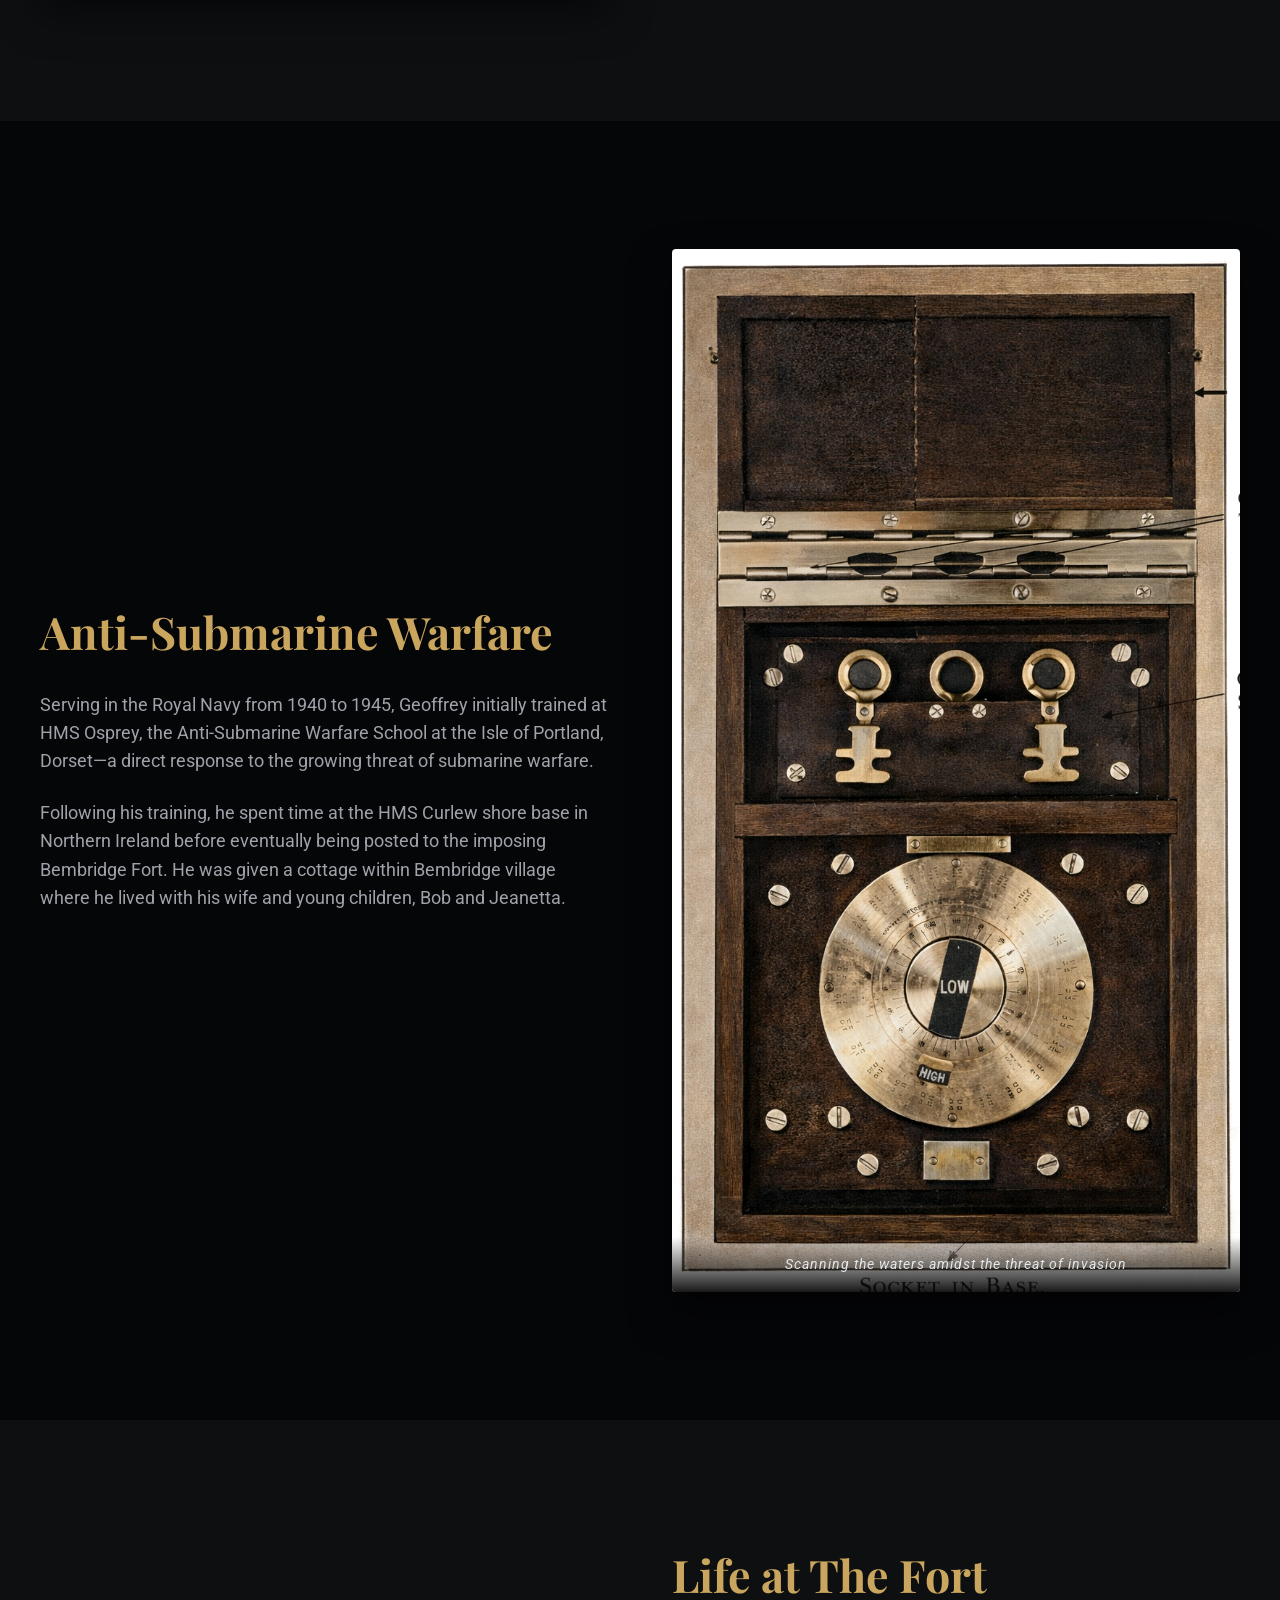
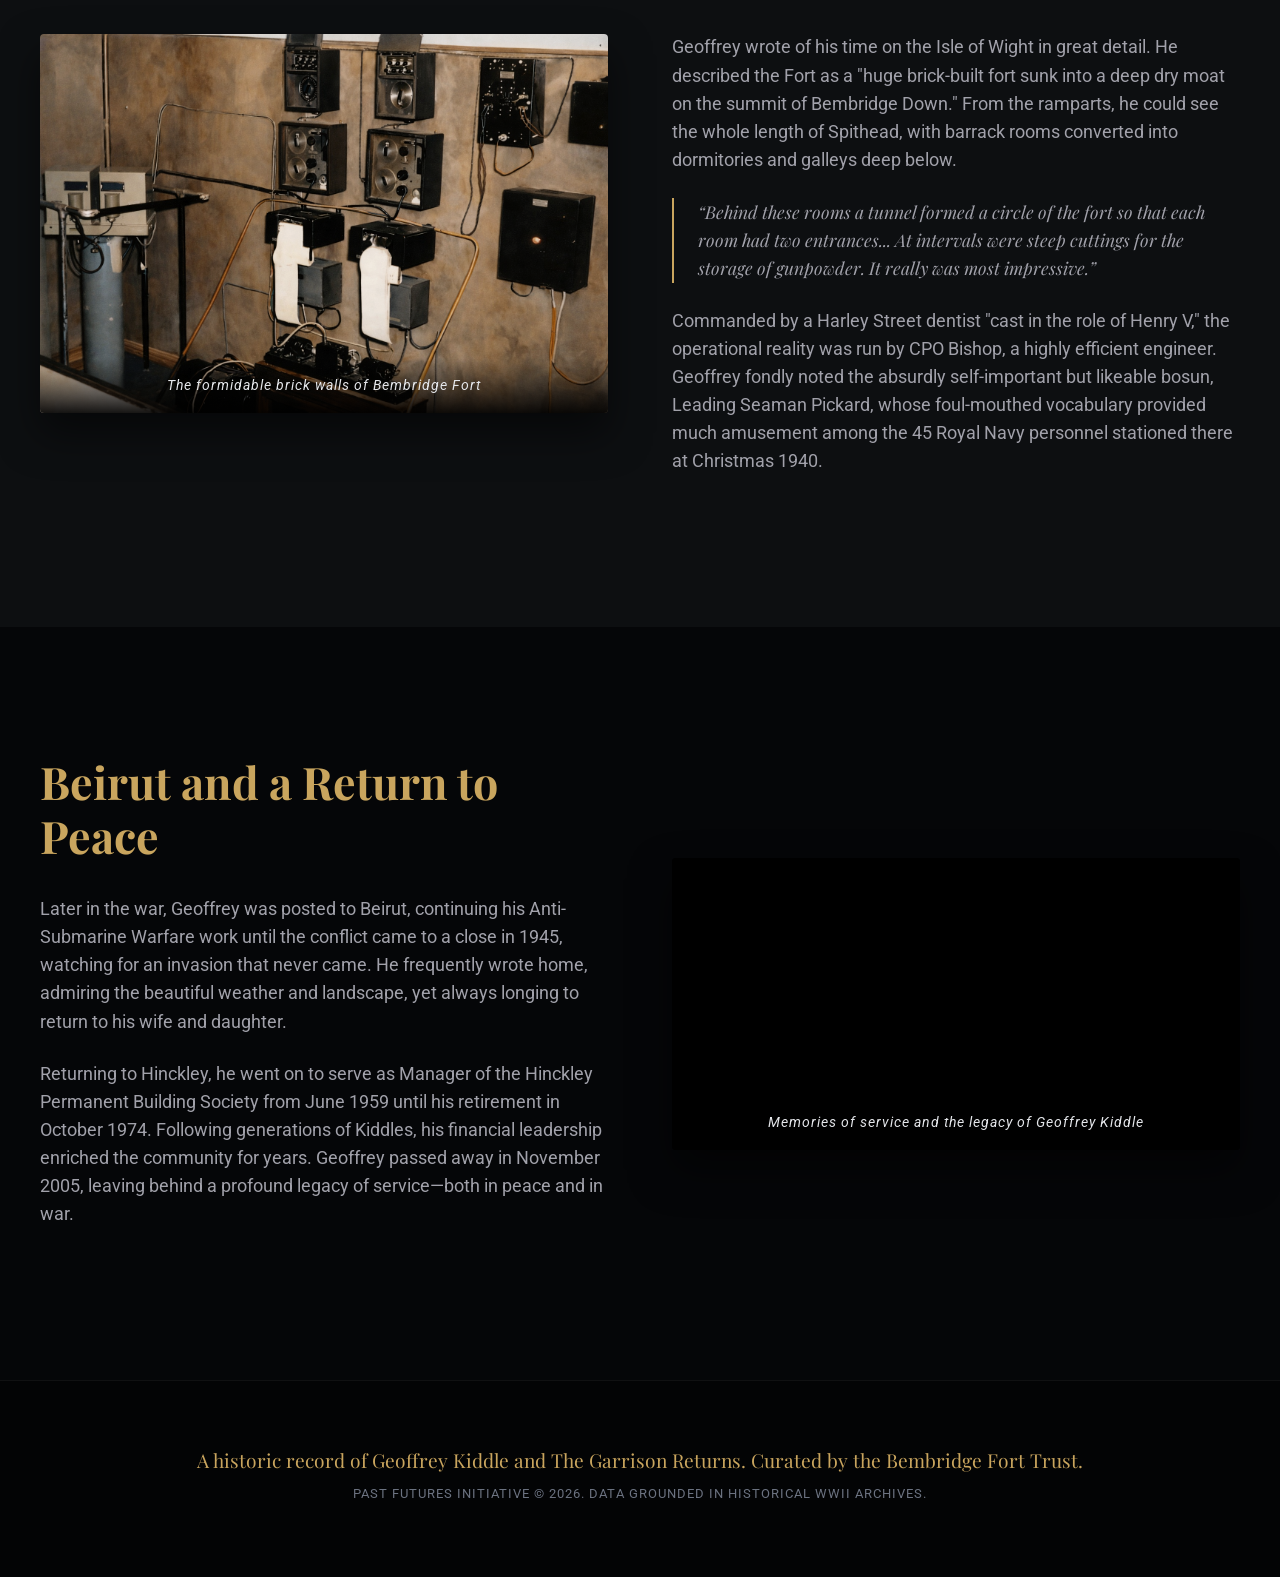
<file: kiddle.html>
<!DOCTYPE html>
<html lang="en">

<head>
    <meta charset="UTF-8">
    <meta name="viewport" content="width=device-width, initial-scale=1.0">
    <title>Geoffrey Oliver Kiddle | The Garrison Returns</title>
    <meta name="description"
        content="A historic record of Geoffrey Oliver Kiddle, his service in the Royal Navy, and his time stationed at Bembridge Fort.">
    <!-- British typography inspiration via Google Fonts -->
    <link rel="preconnect" href="https://fonts.googleapis.com">
    <link rel="preconnect" href="https://fonts.gstatic.com" crossorigin>
    <link
        href="https://fonts.googleapis.com/css2?family=Playfair+Display:ital,wght@0,400;0,700;1,400&family=Roboto:wght@300;400;500;700&display=swap"
        rel="stylesheet">
    <link rel="stylesheet" href="styles.css">
</head>

<body>

    <!-- Film grain overlay -->
    <div class="film-grain"></div>

    <!-- Navigation -->
    <nav class="nav">
        <div class="nav-content">
            <span class="logo">Bembridge Fort Trust</span>
            <ul class="nav-links">
                <li><a href="index.html">← Back to Hub</a></li>
                <li><a href="#intro">Geoffrey Kiddle</a></li>
                <li><a href="#navy">Royal Navy</a></li>
                <li><a href="#bembridge">Bembridge Fort</a></li>
                <li><a href="#legacy">Return Home</a></li>
            </ul>
        </div>
    </nav>

    <!-- Hero Section -->
    <header class="section hero" id="intro">
        <div class="hero-content fade-in">
            <div class="date-anchor">The Garrison Returns</div>
            <h1 class="title">GEOFFREY KIDDLE<br><span class="presents">from Hinckley to</span><br>BEMBRIDGE FORT</h1>
            <p class="subtitle">Anti-Submarine Warfare and the Watch for Invasion</p>
            <div class="scroll-indicator">
                <span>Discover his story</span>
                <div class="arrow"></div>
            </div>
        </div>
        <div class="hero-poster" style="background-image: url('assets/imagekk.png');"></div>
        <div class="searchlight"></div>
    </header>

    <main>
        <!-- Early Life -->
        <section class="section narrative-section" id="early">
            <div class="container reverse">
                <div class="text-content slide-in-left">
                    <h2>Hinckley Roots</h2>
                    <p>
                        Born on 31 October 1909 in Hinckley, Leicestershire, Geoffrey Oliver Kiddle lived and worked in
                        his hometown, continuing a family tradition. Like his father, grandfather, and great-grandfather
                        before him, he worked in the local bank as a clerk.
                    </p>
                    <p>
                        He married Margaret Jennetta Cholerton at St Mary's Church in Hinckley on 15 April 1939. When
                        the Second World War broke out in September 1939, Geoffrey, remembering his mother's distress at
                        the losses from the Great War trenches, volunteered for the Royal Navy at the age of thirty to
                        avoid being called up for the army.
                    </p>
                </div>
                <div class="image-content slide-in-right">
                    <img src="assets/imagekk.png" alt="Geoffrey Oliver Kiddle">
                    <p class="caption">Geoffrey Oliver Kiddle, maintaining a proud family legacy</p>
                </div>
            </div>
        </section>

        <!-- Navy and anti submarine -->
        <section class="section narrative-section dark-bg" id="navy">
            <div class="container">
                <div class="text-content slide-in-right">
                    <h2>Anti-Submarine Warfare</h2>
                    <p>
                        Serving in the Royal Navy from 1940 to 1945, Geoffrey initially trained at HMS Osprey, the
                        Anti-Submarine Warfare School at the Isle of Portland, Dorset—a direct response to the growing
                        threat of submarine warfare.
                    </p>
                    <p>
                        Following his training, he spent time at the HMS Curlew shore base in Northern Ireland before
                        eventually being posted to the imposing Bembridge Fort. He was given a cottage within Bembridge
                        village where he lived with his wife and young children, Bob and Jeanetta.
                    </p>
                </div>
                <div class="image-content slide-in-left">
                    <img src="assets/ChatGPT Image Feb 16, 2026, 03_38_32 PM.png" alt="Royal Navy Anti-Submarine Watch">
                    <p class="caption">Scanning the waters amidst the threat of invasion</p>
                </div>
            </div>
        </section>

        <!-- Bembridge Fort -->
        <section class="section narrative-section" id="bembridge">
            <div class="container reverse">
                <div class="text-content slide-in-left">
                    <h2>Life at The Fort</h2>
                    <p>
                        Geoffrey wrote of his time on the Isle of Wight in great detail. He described the Fort as a
                        "huge brick-built fort sunk into a deep dry moat on the summit of Bembridge Down." From the
                        ramparts, he could see the whole length of Spithead, with barrack rooms converted into
                        dormitories and galleys deep below.
                    </p>
                    <div class="quote" style="margin-top:20px;">
                        <p>“Behind these rooms a tunnel formed a circle of the fort so that each room had two
                            entrances... At intervals were steep cuttings for the storage of gunpowder. It really was
                            most impressive.”</p>
                    </div>
                    <p style="margin-top: 20px;">
                        Commanded by a Harley Street dentist "cast in the role of Henry V," the operational reality was
                        run by CPO Bishop, a highly efficient engineer. Geoffrey fondly noted the absurdly
                        self-important but likeable bosun, Leading Seaman Pickard, whose foul-mouthed vocabulary
                        provided much amusement among the 45 Royal Navy personnel stationed there at Christmas 1940.
                    </p>
                </div>
                <div class="image-content slide-in-right">
                    <img src="assets/ChatGPT Image Feb 16, 2026, 03_44_16 PM.png" alt="Life inside the Fort">
                    <p class="caption">The formidable brick walls of Bembridge Fort</p>
                </div>
            </div>
        </section>

        <!-- Later War and Legacy -->
        <section class="section narrative-section dark-bg" id="legacy">
            <div class="container">
                <div class="text-content slide-in-right">
                    <h2>Beirut and a Return to Peace</h2>
                    <p>
                        Later in the war, Geoffrey was posted to Beirut, continuing his Anti-Submarine Warfare work
                        until the conflict came to a close in 1945, watching for an invasion that never came. He
                        frequently wrote home, admiring the beautiful weather and landscape, yet always longing to
                        return to his wife and daughter.
                    </p>
                    <p>
                        Returning to Hinckley, he went on to serve as Manager of the Hinckley Permanent Building Society
                        from June 1959 until his retirement in October 1974. Following generations of Kiddles, his
                        financial leadership enriched the community for years. Geoffrey passed away in November 2005,
                        leaving behind a profound legacy of service—both in peace and in war.
                    </p>
                </div>
                <div class="image-content slide-in-left">
                    <video autoplay loop muted playsinline
                        style="width: 100%; border-radius: 4px; box-shadow: 0 15px 40px rgba(0,0,0,0.6);">
                        <source src="assets/HVPM6922.MP4" type="video/mp4">
                        Your browser does not support the video tag.
                    </video>
                    <p class="caption">Memories of service and the legacy of Geoffrey Kiddle</p>
                </div>
            </div>
        </section>
    </main>

    <!-- Footer -->
    <footer class="footer">
        <p>A historic record of Geoffrey Kiddle and The Garrison Returns. Curated by the Bembridge Fort Trust.</p>
        <p class="small-text">Past Futures Initiative © 2026. Data grounded in historical WWII archives.</p>
    </footer>

    <script src="script.js"></script>
</body>

</html>
</file>
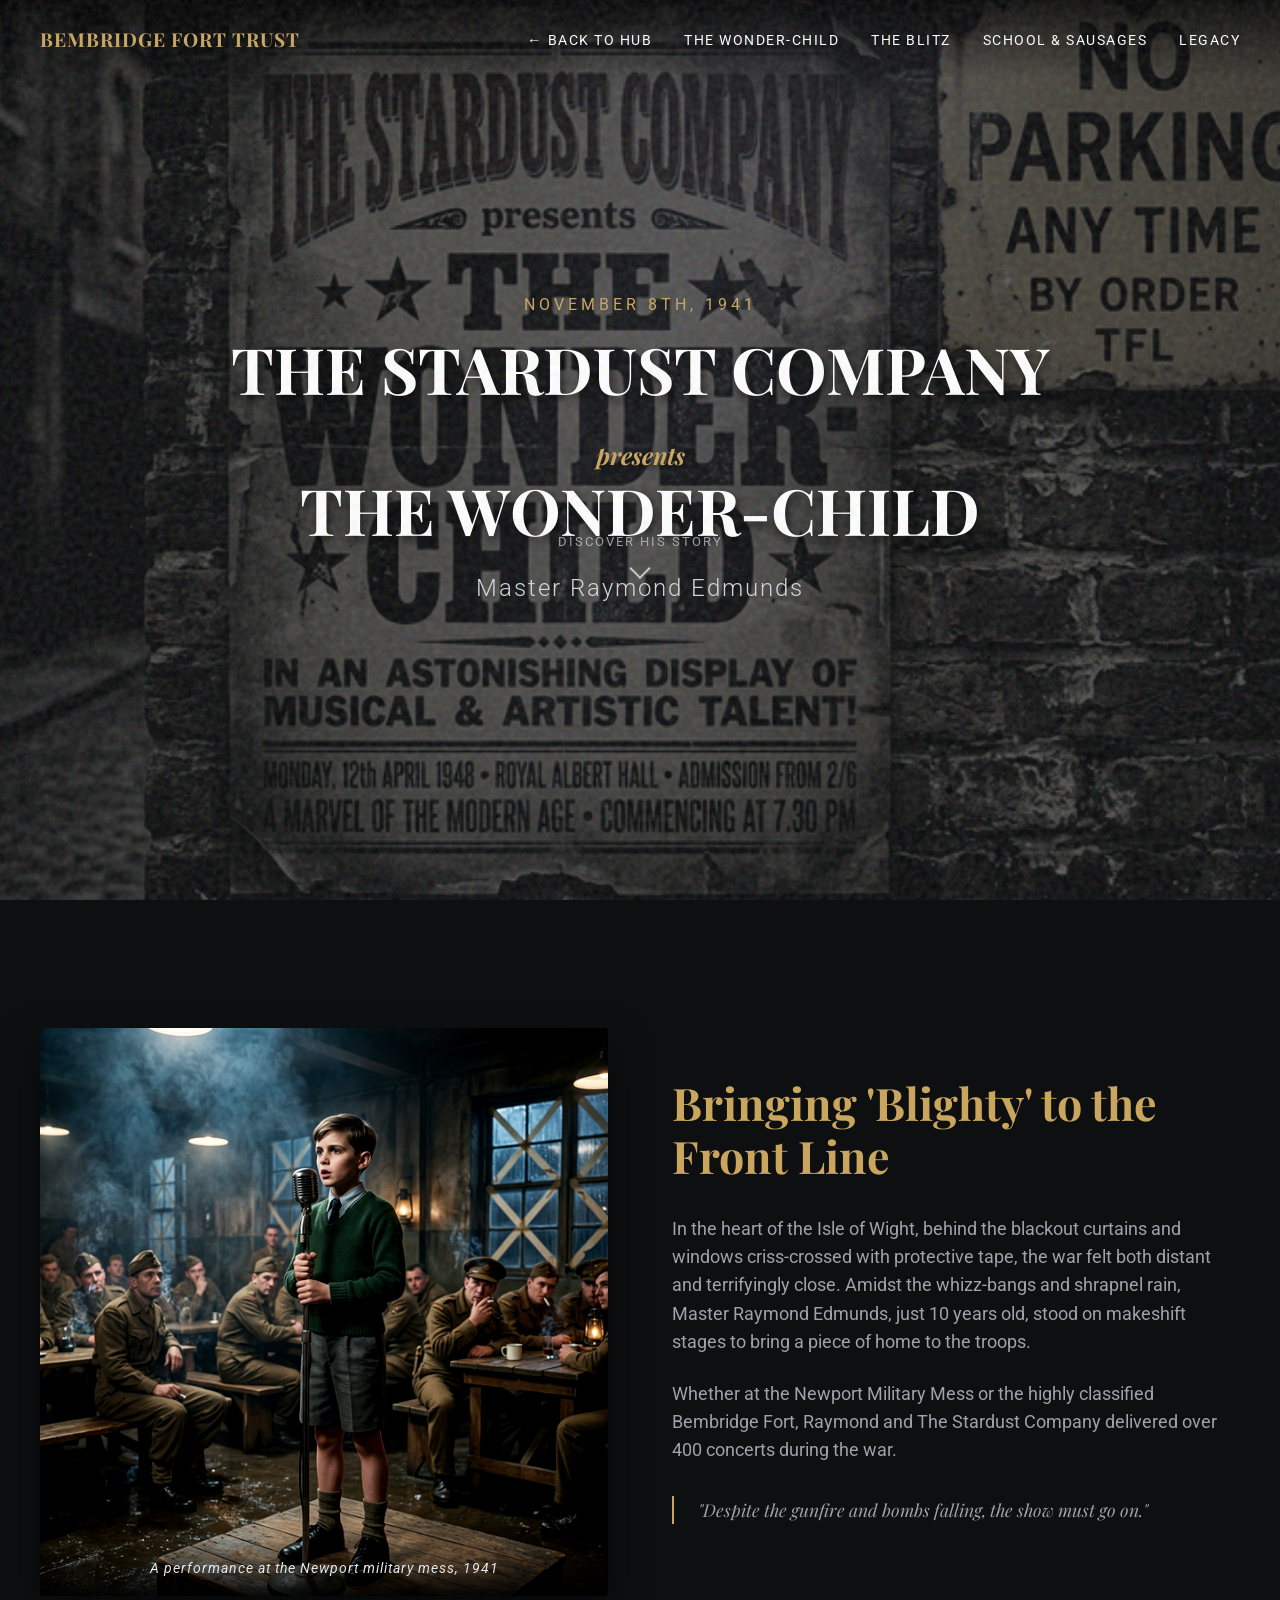
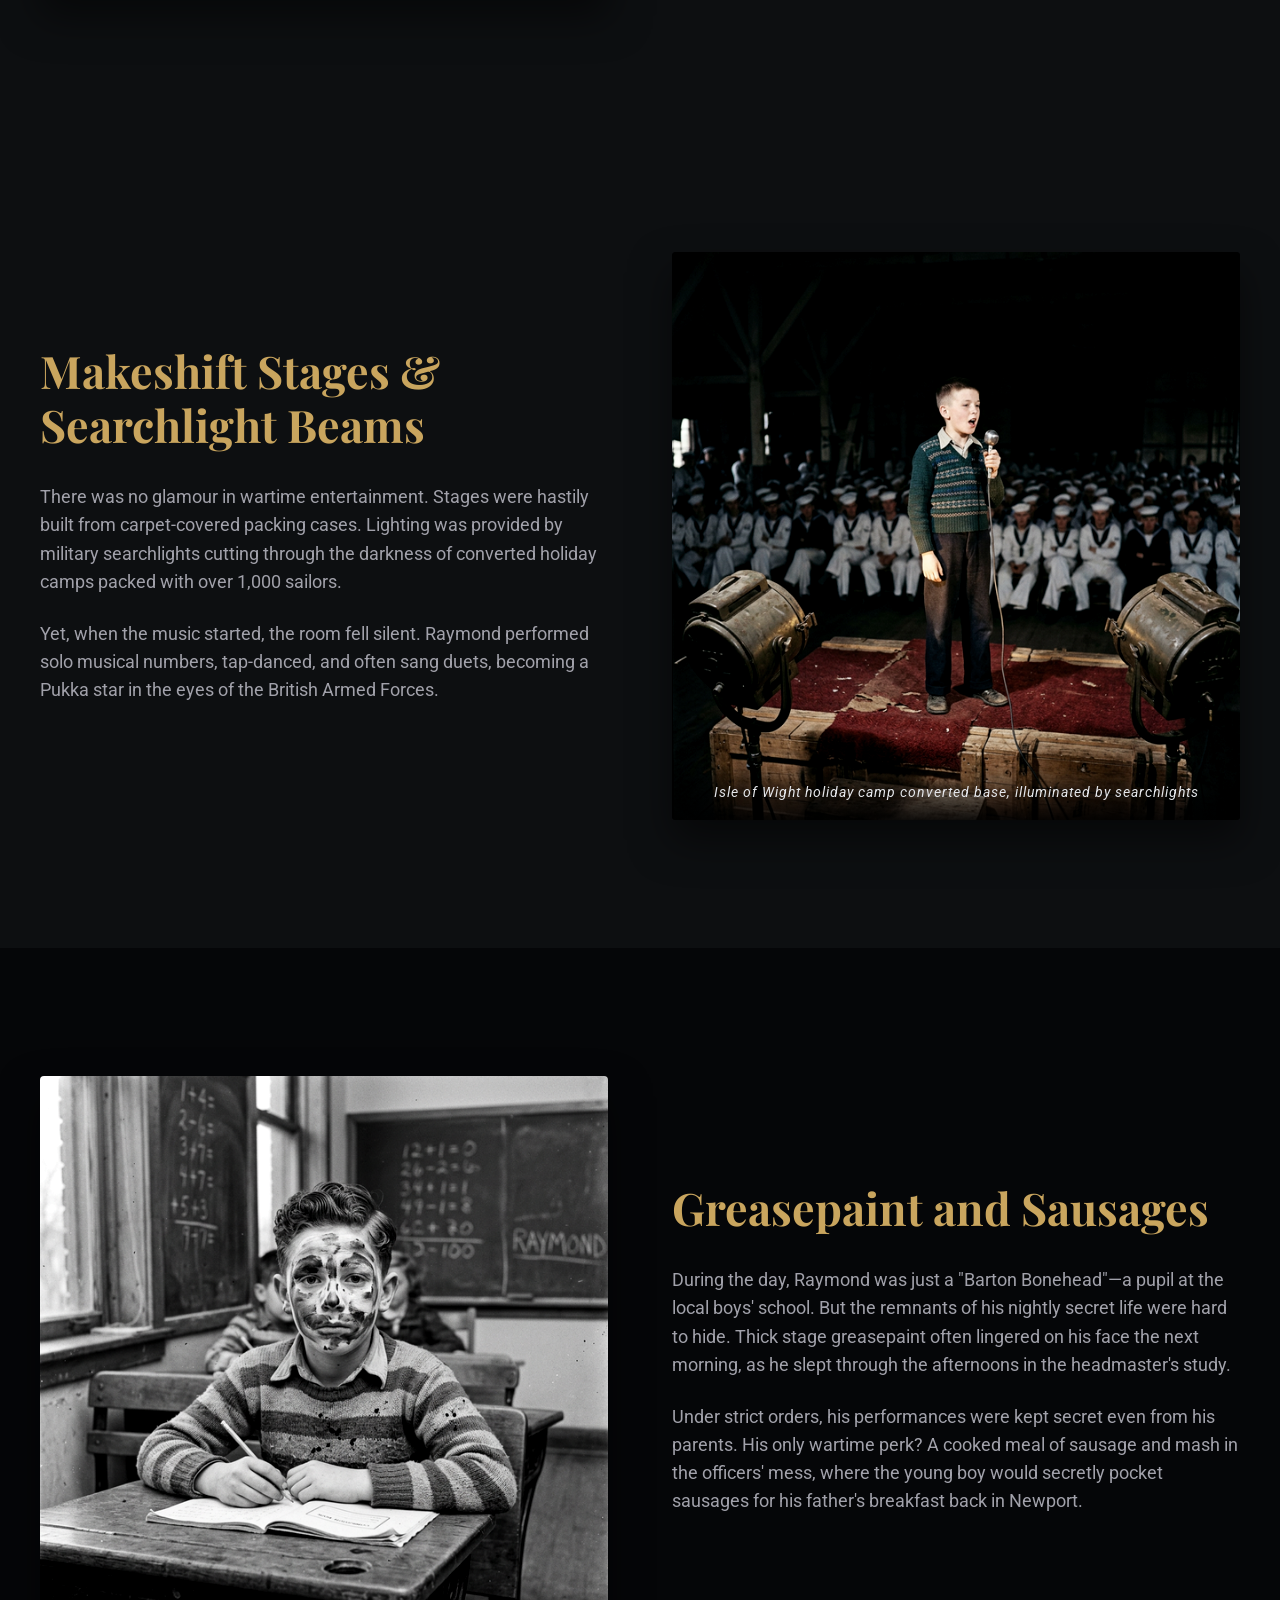
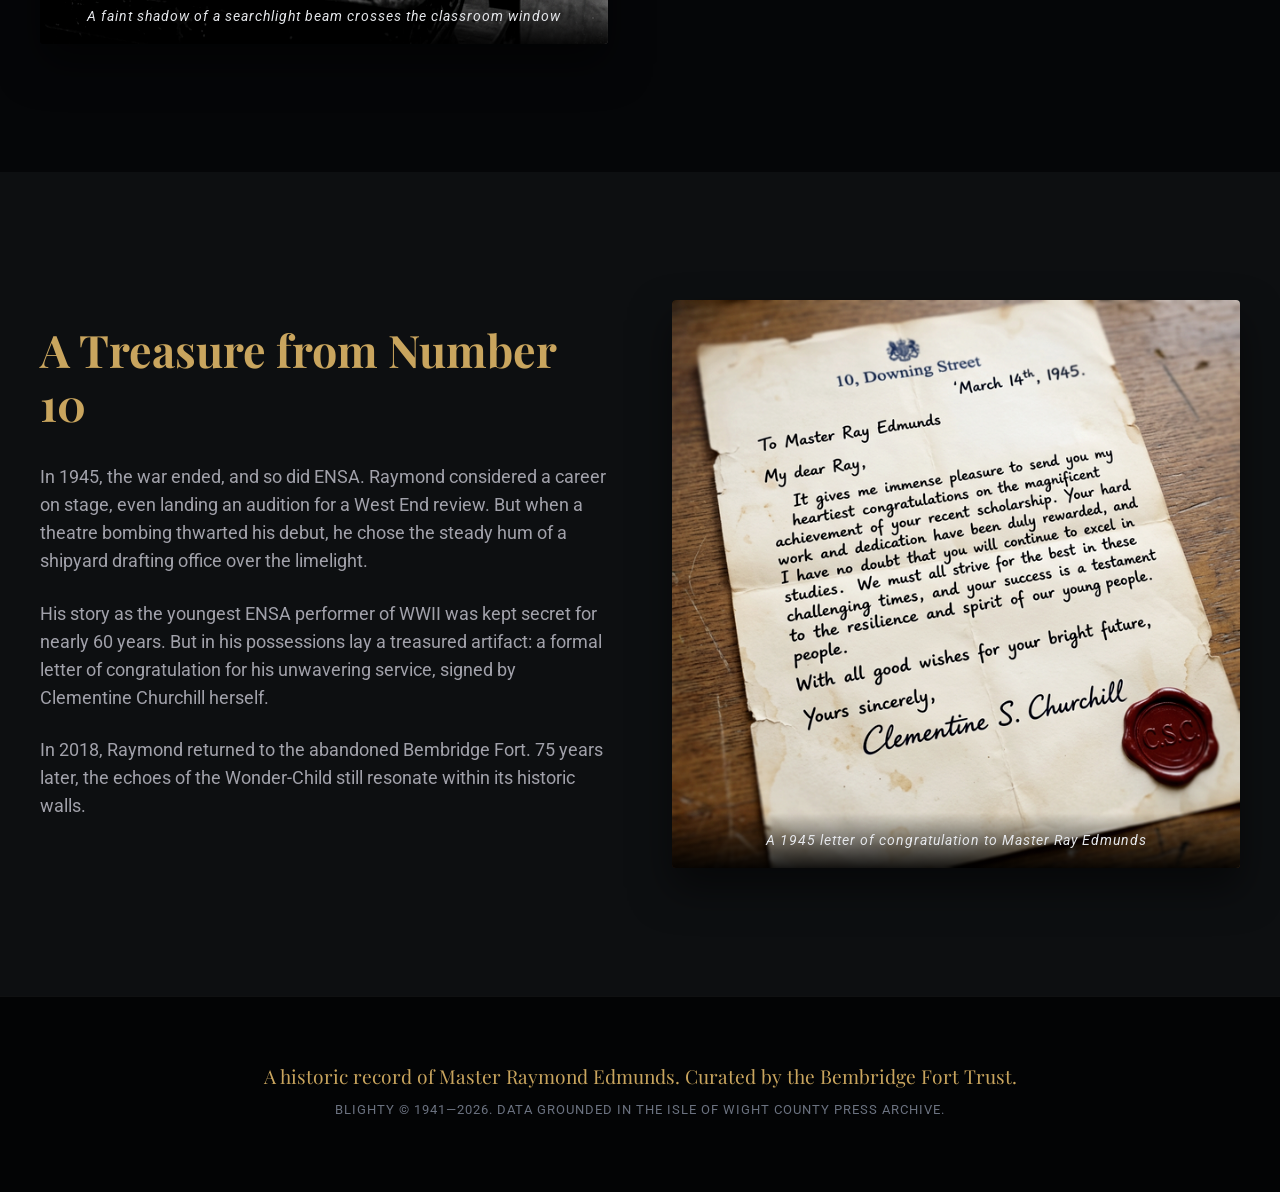
<file: raymond.html>
<!DOCTYPE html>
<html lang="en">

<head>
    <meta charset="UTF-8">
    <meta name="viewport" content="width=device-width, initial-scale=1.0">
    <title>The Wonder-Child | Raymond Edmunds at Bembridge Fort</title>
    <meta name="description"
        content="A historic record of Master Raymond Edmunds, 'The Wonder-Child', who brought joy and 'Blighty' to WW2 soldiers at the Bembridge Fort.">
    <!-- British typography inspiration via Google Fonts -->
    <link rel="preconnect" href="https://fonts.googleapis.com">
    <link rel="preconnect" href="https://fonts.gstatic.com" crossorigin>
    <link
        href="https://fonts.googleapis.com/css2?family=Playfair+Display:ital,wght@0,400;0,700;1,400&family=Roboto:wght@300;400;500;700&display=swap"
        rel="stylesheet">
    <link rel="stylesheet" href="styles.css">
</head>

<body>

    <!-- Film grain overlay -->
    <div class="film-grain"></div>

    <!-- Navigation -->
    <nav class="nav">
        <div class="nav-content">
            <span class="logo">Bembridge Fort Trust</span>
            <ul class="nav-links">
                <li><a href="index.html">← Back to Hub</a></li>
                <li><a href="#intro">The Wonder-Child</a></li>
                <li><a href="#the-blitz">The Blitz</a></li>
                <li><a href="#greasepaint">School & Sausages</a></li>
                <li><a href="#legacy">Legacy</a></li>
            </ul>
        </div>
    </nav>

    <!-- Hero Section -->
    <header class="section hero" id="intro">
        <div class="hero-content fade-in">
            <div class="date-anchor">November 8th, 1941</div>
            <h1 class="title">THE STARDUST COMPANY<br><span class="presents">presents</span><br>THE WONDER-CHILD</h1>
            <p class="subtitle">Master Raymond Edmunds</p>
            <div class="scroll-indicator">
                <span>Discover his story</span>
                <div class="arrow"></div>
            </div>
        </div>
        <div class="hero-poster" style="background-image: url('assets/wonder_child_poster_1772309093075.png');"></div>
        <div class="searchlight"></div>
    </header>

    <main>
        <!-- The Blitz & Performances Container -->
        <section class="section narrative-section" id="the-blitz">
            <div class="container reverse">
                <div class="text-content slide-in-left">
                    <h2>Bringing 'Blighty' to the Front Line</h2>
                    <p>
                        In the heart of the Isle of Wight, behind the blackout curtains and windows criss-crossed with
                        protective tape,
                        the war felt both distant and terrifyingly close. Amidst the whizz-bangs and shrapnel rain,
                        Master Raymond Edmunds,
                        just 10 years old, stood on makeshift stages to bring a piece of home to the troops.
                    </p>
                    <p>
                        Whether at the Newport Military Mess or the highly classified Bembridge Fort, Raymond and The
                        Stardust Company
                        delivered over 400 concerts during the war.
                    </p>
                    <div class="quote">
                        <p>"Despite the gunfire and bombs falling, the show must go on."</p>
                    </div>
                </div>
                <div class="image-content slide-in-right">
                    <img src="assets/scene_newport_mess_1772309106341.png"
                        alt="Raymond singing in a dark Newport mess with soldiers">
                    <p class="caption">A performance at the Newport military mess, 1941</p>
                </div>
            </div>
        </section>

        <section class="section narrative-section" id="makeshift">
            <div class="container">
                <div class="text-content slide-in-right">
                    <h2>Makeshift Stages & Searchlight Beams</h2>
                    <p>
                        There was no glamour in wartime entertainment. Stages were hastily built from carpet-covered
                        packing cases. Lighting
                        was provided by military searchlights cutting through the darkness of converted holiday camps
                        packed with over 1,000 sailors.
                    </p>
                    <p>
                        Yet, when the music started, the room fell silent. Raymond performed solo musical numbers,
                        tap-danced, and often sang duets, becoming a Pukka star in the eyes of the British Armed Forces.
                    </p>
                </div>
                <div class="image-content slide-in-left">
                    <img src="assets/makeshift_stage_sailors_1772309143868.png"
                        alt="Raymond on a makeshift stage surrounded by 1,000 sailors">
                    <p class="caption">Isle of Wight holiday camp converted base, illuminated by searchlights</p>
                </div>
            </div>
        </section>

        <!-- Greasepaint and Sausages Container -->
        <section class="section narrative-section dark-bg" id="greasepaint">
            <div class="container reverse">
                <div class="text-content slide-in-left">
                    <h2>Greasepaint and Sausages</h2>
                    <p>
                        During the day, Raymond was just a "Barton Bonehead"—a pupil at the local boys' school. But the
                        remnants of his nightly secret life were hard to hide. Thick stage greasepaint often lingered on
                        his face the next morning, as he slept through the afternoons in the headmaster's study.
                    </p>
                    <p>
                        Under strict orders, his performances were kept secret even from his parents. His only wartime
                        perk? A cooked meal of sausage and mash in the officers' mess, where the young boy would
                        secretly pocket sausages for his father's breakfast back in Newport.
                    </p>
                </div>
                <div class="image-content slide-in-right">
                    <img src="assets/the_greasepaint_boy_1772309182259.png"
                        alt="Raymond at his school desk, wearing thick stage greasepaint">
                    <p class="caption">A faint shadow of a searchlight beam crosses the classroom window</p>
                </div>
            </div>
        </section>

        <!-- The Letter & The Legacy -->
        <section class="section narrative-section" id="legacy">
            <div class="container">
                <div class="text-content slide-in-right">
                    <h2>A Treasure from Number 10</h2>
                    <p>
                        In 1945, the war ended, and so did ENSA. Raymond considered a career on stage, even landing an
                        audition for a West End review. But when a theatre bombing thwarted his debut, he chose the
                        steady hum of a shipyard drafting office over the limelight.
                    </p>
                    <p>
                        His story as the youngest ENSA performer of WWII was kept secret for nearly 60 years. But in his
                        possessions lay a treasured artifact: a formal letter of congratulation for his unwavering
                        service, signed by Clementine Churchill herself.
                    </p>
                    <p>
                        In 2018, Raymond returned to the abandoned Bembridge Fort. 75 years later, the echoes of the
                        Wonder-Child still resonate within its historic walls.
                    </p>
                </div>
                <div class="image-content slide-in-left">
                    <img src="assets/the_letter_1772309199037.png"
                        alt="A close-up of a 1945 letter of congratulation with a visible signature from Clementine Churchill">
                    <p class="caption">A 1945 letter of congratulation to Master Ray Edmunds</p>
                </div>
            </div>
        </section>
    </main>

    <!-- Footer -->
    <footer class="footer">
        <p>A historic record of Master Raymond Edmunds. Curated by the Bembridge Fort Trust.</p>
        <p class="small-text">Blighty © 1941—2026. Data grounded in the Isle of Wight County Press Archive.</p>
    </footer>

    <script src="script.js"></script>
</body>

</html>
</file>
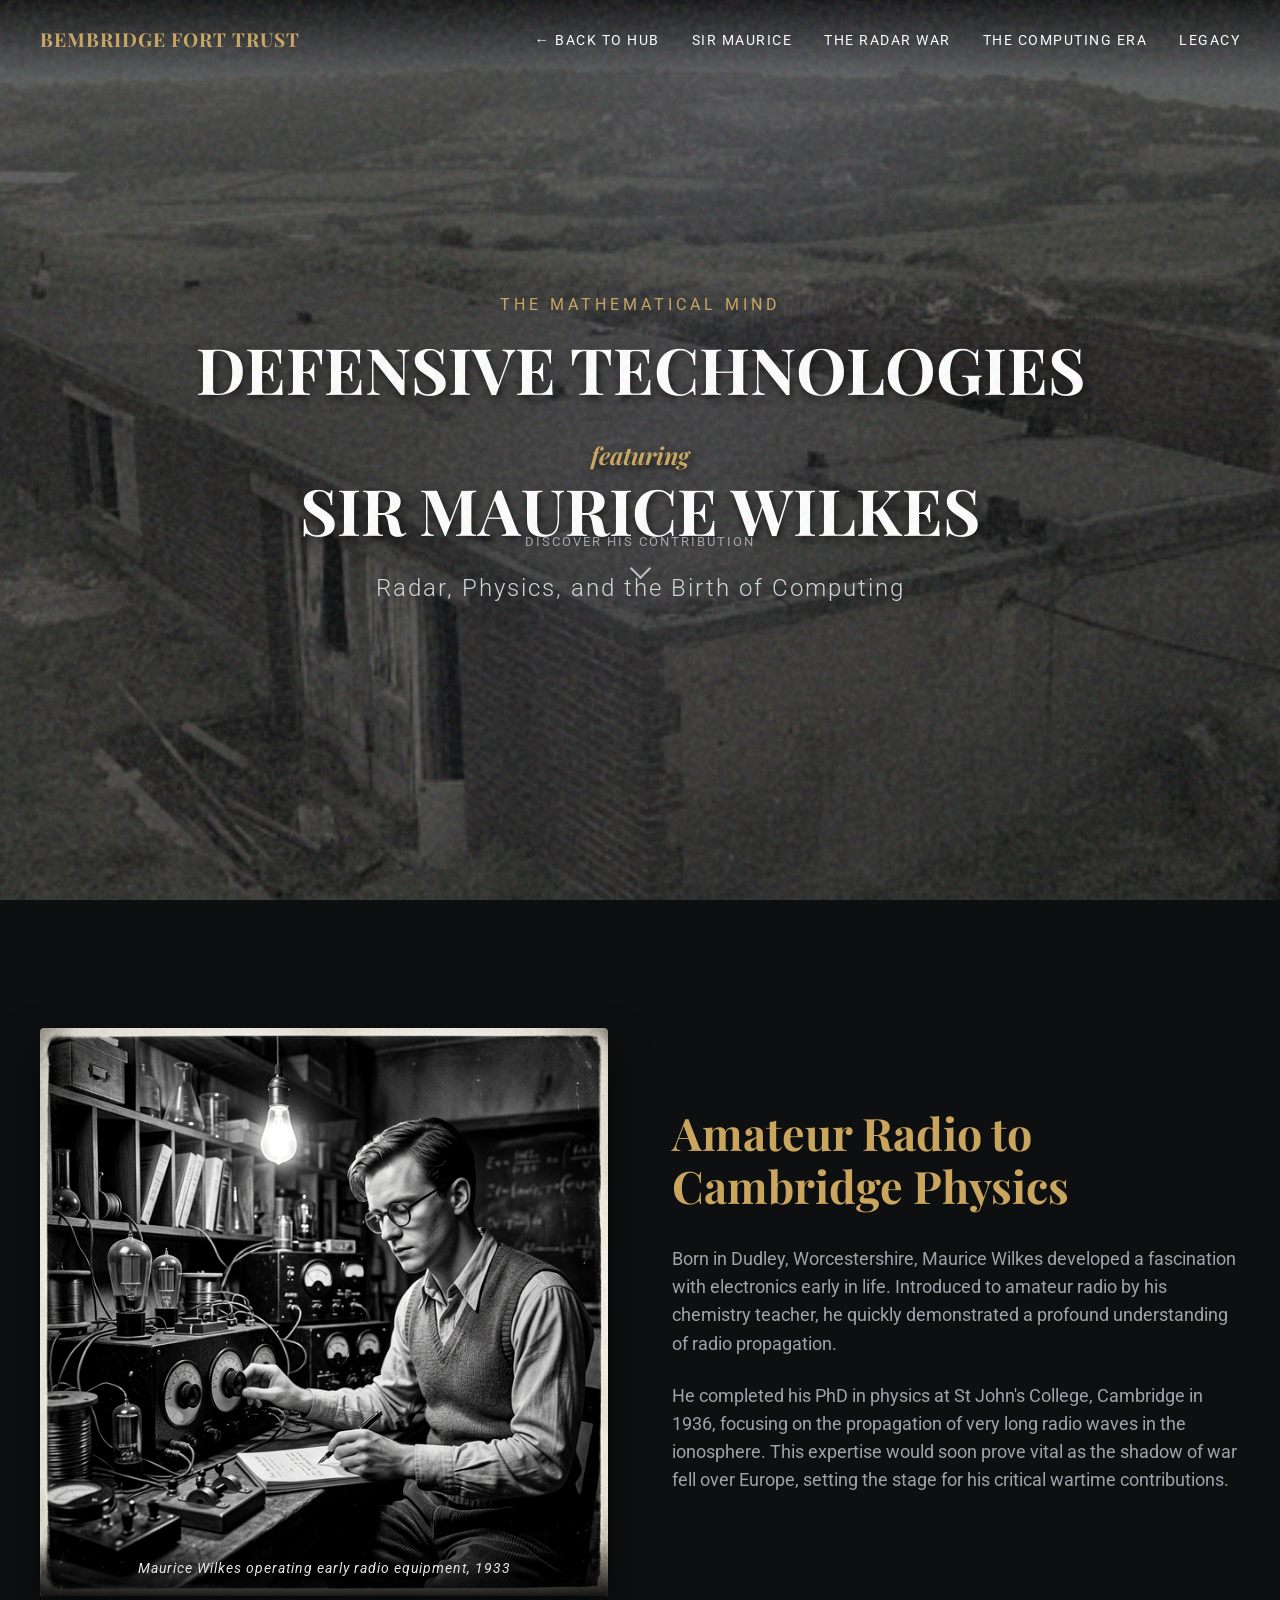
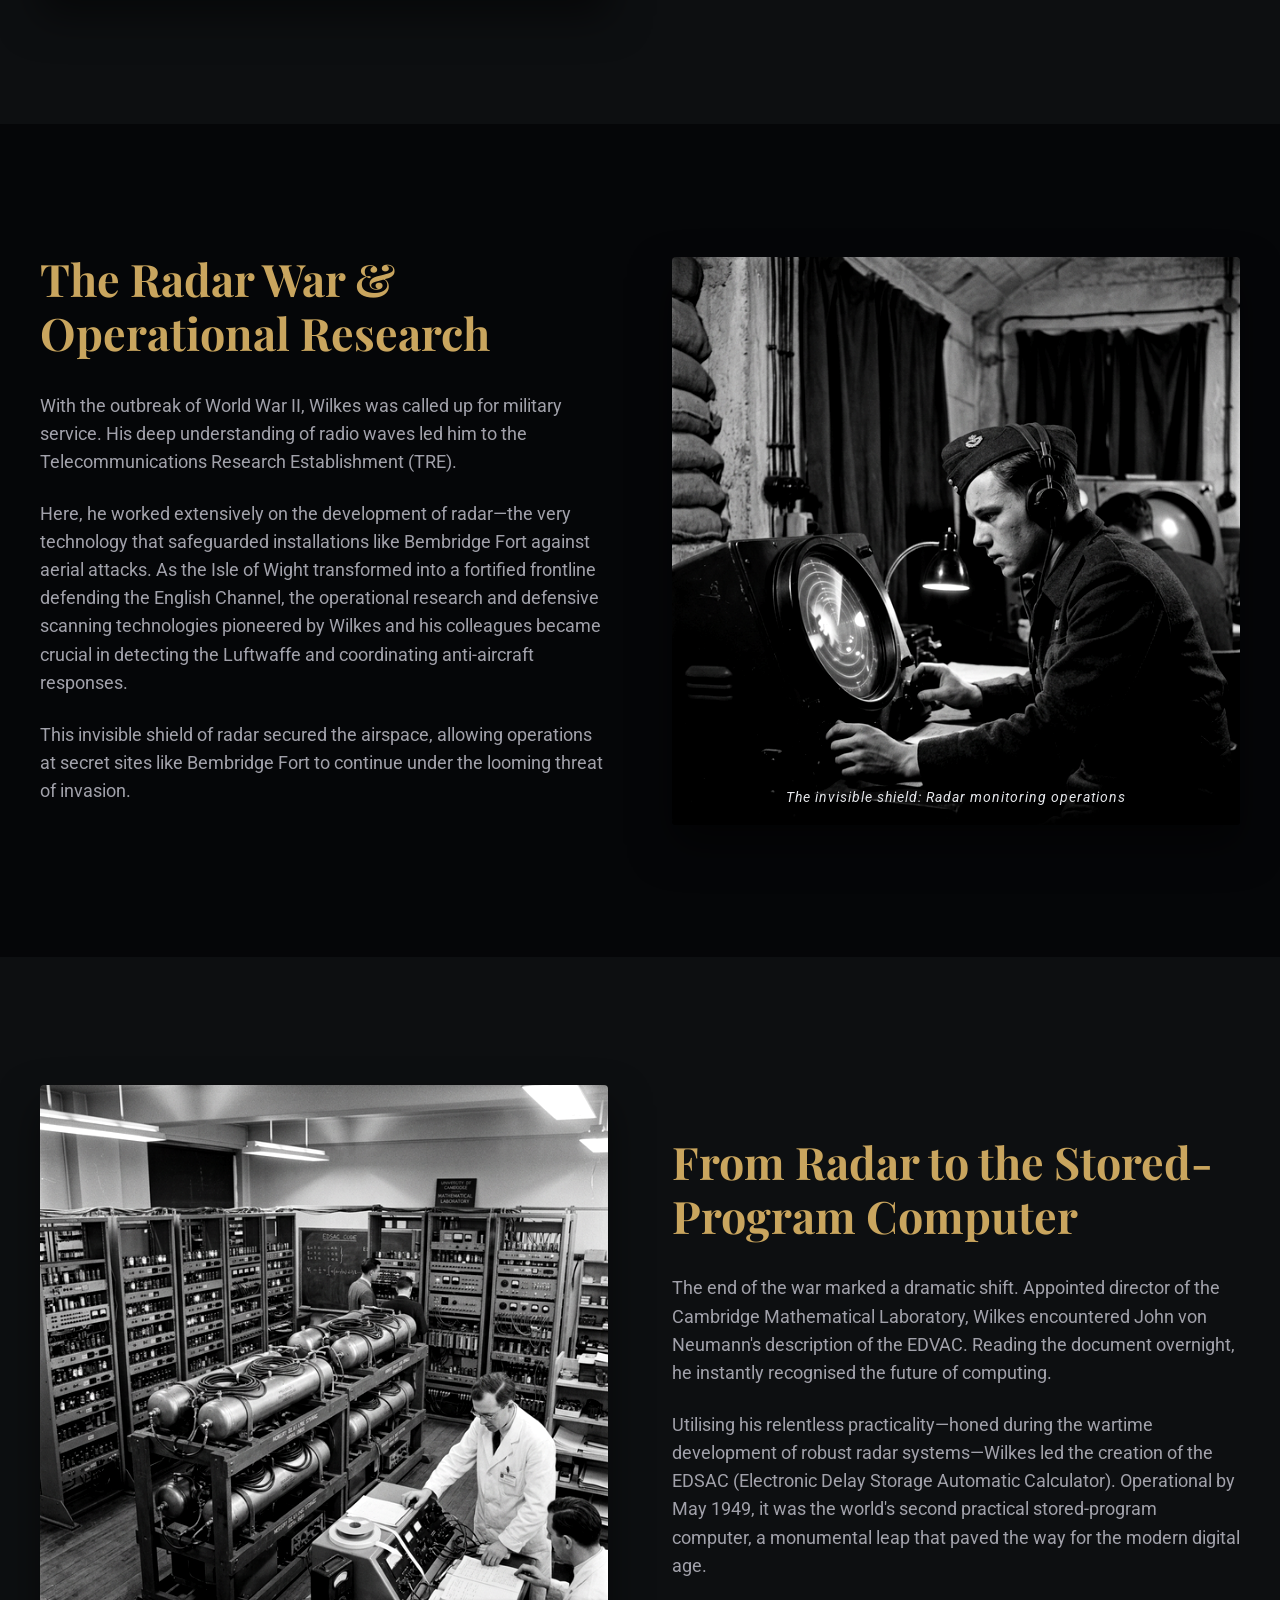
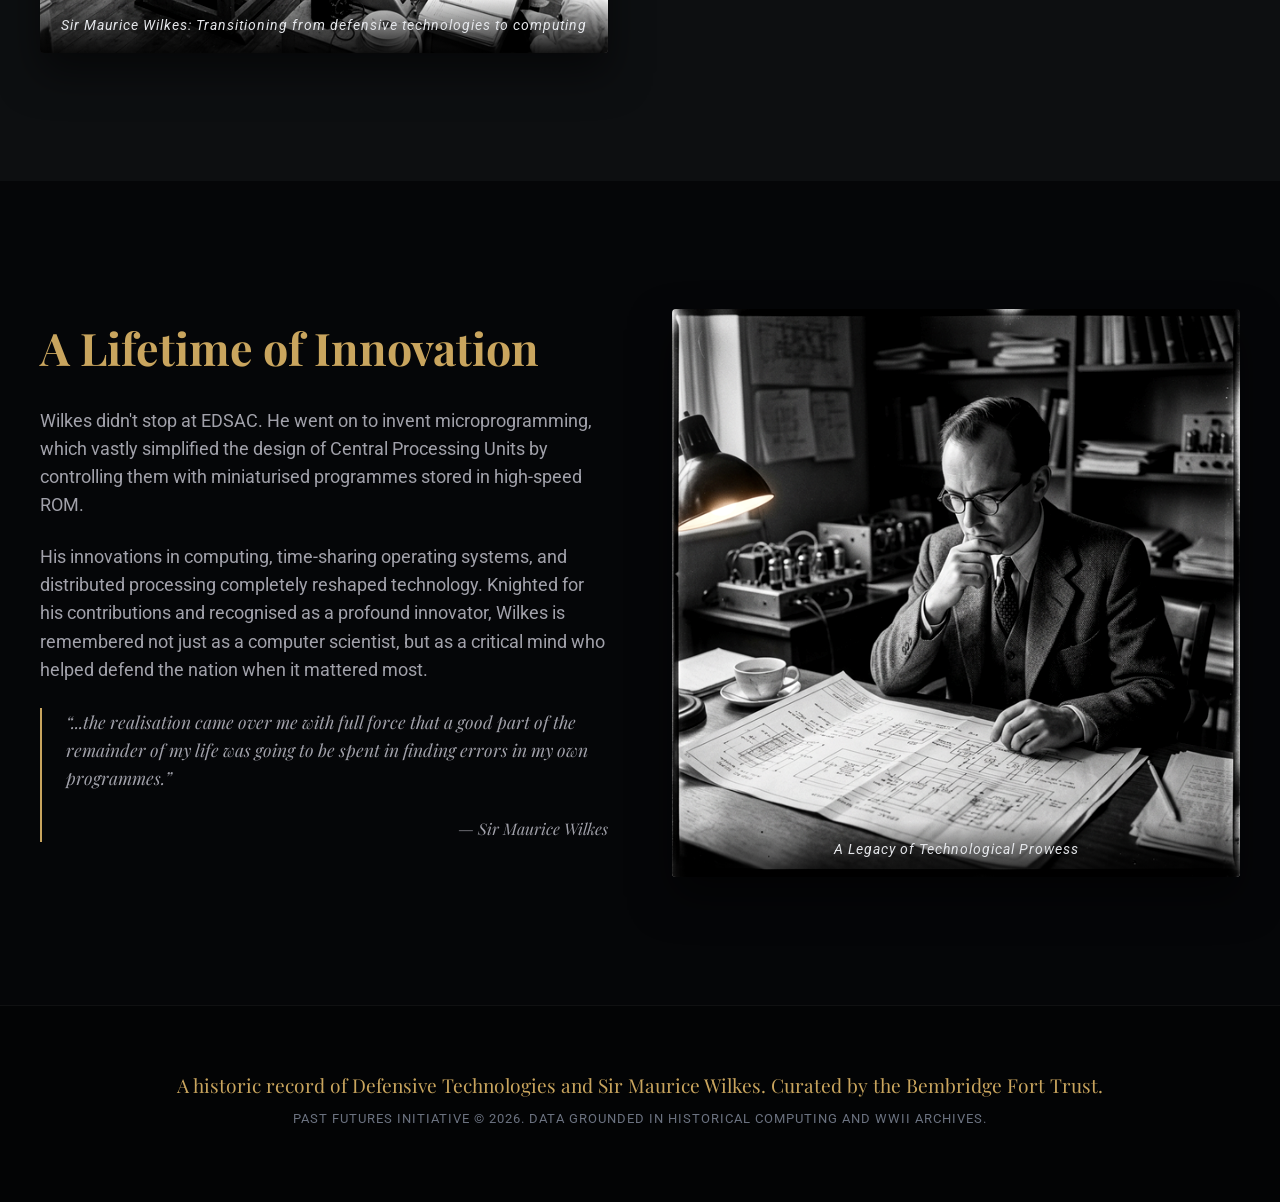
<file: wilkes.html>
<!DOCTYPE html>
<html lang="en">

<head>
    <meta charset="UTF-8">
    <meta name="viewport" content="width=device-width, initial-scale=1.0">
    <title>Sir Maurice Wilkes | Defensive Technologies at Bembridge Fort</title>
    <meta name="description"
        content="A historic record of Sir Maurice Wilkes, his contribution to radar, and the defensive technologies at Bembridge Fort.">
    <!-- British typography inspiration via Google Fonts -->
    <link rel="preconnect" href="https://fonts.googleapis.com">
    <link rel="preconnect" href="https://fonts.gstatic.com" crossorigin>
    <link
        href="https://fonts.googleapis.com/css2?family=Playfair+Display:ital,wght@0,400;0,700;1,400&family=Roboto:wght@300;400;500;700&display=swap"
        rel="stylesheet">
    <link rel="stylesheet" href="styles.css">
</head>

<body>

    <!-- Film grain overlay -->
    <div class="film-grain"></div>

    <!-- Navigation -->
    <nav class="nav">
        <div class="nav-content">
            <span class="logo">Bembridge Fort Trust</span>
            <ul class="nav-links">
                <li><a href="index.html">← Back to Hub</a></li>
                <li><a href="#intro">Sir Maurice</a></li>
                <li><a href="#radar">The Radar War</a></li>
                <li><a href="#edsac">The Computing Era</a></li>
                <li><a href="#legacy">Legacy</a></li>
            </ul>
        </div>
    </nav>

    <!-- Hero Section -->
    <header class="section hero" id="intro">
        <div class="hero-content fade-in">
            <div class="date-anchor">The Mathematical Mind</div>
            <h1 class="title">DEFENSIVE TECHNOLOGIES<br><span class="presents">featuring</span><br>SIR MAURICE WILKES
            </h1>
            <p class="subtitle">Radar, Physics, and the Birth of Computing</p>
            <div class="scroll-indicator">
                <span>Discover his contribution</span>
                <div class="arrow"></div>
            </div>
        </div>
        <div class="hero-poster" style="background-image: url('assets/Radar building.jpg');"></div>
        <div class="searchlight"></div>
    </header>

    <main>
        <!-- Early Years & Radio -->
        <section class="section narrative-section" id="early">
            <div class="container reverse">
                <div class="text-content slide-in-left">
                    <h2>Amateur Radio to Cambridge Physics</h2>
                    <p>
                        Born in Dudley, Worcestershire, Maurice Wilkes developed a fascination with electronics early in
                        life. Introduced to amateur radio by his chemistry teacher, he quickly demonstrated a profound
                        understanding of radio propagation.
                    </p>
                    <p>
                        He completed his PhD in physics at St John's College, Cambridge in 1936, focusing on the
                        propagation of very long radio waves in the ionosphere. This expertise would soon prove vital as
                        the shadow of war fell over Europe, setting the stage for his critical wartime contributions.
                    </p>
                </div>
                <div class="image-content slide-in-right">
                    <img src="assets/wilkes_radio_lab_1772310809087.png" alt="Maurice Wilkes with his early radio kit">
                    <p class="caption">Maurice Wilkes operating early radio equipment, 1933</p>
                </div>
            </div>
        </section>

        <!-- Radar & The War Effort -->
        <section class="section narrative-section dark-bg" id="radar">
            <div class="container">
                <div class="text-content slide-in-right">
                    <h2>The Radar War & Operational Research</h2>
                    <p>
                        With the outbreak of World War II, Wilkes was called up for military service. His deep
                        understanding of radio waves led him to the Telecommunications Research Establishment (TRE).
                    </p>
                    <p>
                        Here, he worked extensively on the development of radar—the very technology that safeguarded
                        installations like Bembridge Fort against aerial attacks. As the Isle of Wight transformed into
                        a fortified frontline defending the English Channel, the operational research and defensive
                        scanning technologies pioneered by Wilkes and his colleagues became crucial in detecting the
                        Luftwaffe and coordinating anti-aircraft responses.
                    </p>
                    <p>
                        This invisible shield of radar secured the airspace, allowing operations at secret sites like
                        Bembridge Fort to continue under the looming threat of invasion.
                    </p>
                </div>
                <div class="image-content slide-in-left">
                    <img src="assets/radar_operation_wwii_1772310822283.png" alt="Radar station monitoring the skies">
                    <p class="caption">The invisible shield: Radar monitoring operations</p>
                </div>
            </div>
        </section>

        <!-- Post War: EDSAC -->
        <section class="section narrative-section" id="edsac">
            <div class="container reverse">
                <div class="text-content slide-in-left">
                    <h2>From Radar to the Stored-Program Computer</h2>
                    <p>
                        The end of the war marked a dramatic shift. Appointed director of the Cambridge Mathematical
                        Laboratory, Wilkes encountered John von Neumann's description of the EDVAC. Reading the document
                        overnight, he instantly recognised the future of computing.
                    </p>
                    <p>
                        Utilising his relentless practicality—honed during the wartime development of robust radar
                        systems—Wilkes led the creation of the EDSAC (Electronic Delay Storage Automatic Calculator).
                        Operational by May 1949, it was the world's second practical stored-program computer, a
                        monumental leap that paved the way for the modern digital age.
                    </p>
                </div>
                <div class="image-content slide-in-right">
                    <img src="assets/edsac_computer_1772310838938.png" alt="Sir Maurice Wilkes">
                    <p class="caption">Sir Maurice Wilkes: Transitioning from defensive technologies to computing</p>
                </div>
            </div>
        </section>

        <!-- The Legacy -->
        <section class="section narrative-section dark-bg" id="legacy">
            <div class="container">
                <div class="text-content slide-in-right">
                    <h2>A Lifetime of Innovation</h2>
                    <p>
                        Wilkes didn't stop at EDSAC. He went on to invent microprogramming, which vastly simplified the
                        design of Central Processing Units by controlling them with miniaturised programmes stored in
                        high-speed ROM.
                    </p>
                    <p>
                        His innovations in computing, time-sharing operating systems, and distributed processing
                        completely reshaped technology. Knighted for his contributions and recognised as a profound
                        innovator, Wilkes is remembered not just as a computer scientist, but as a critical mind who
                        helped defend the nation when it mattered most.
                    </p>
                    <div class="quote" style="margin-top:20px;">
                        <p>“...the realisation came over me with full force that a good part of the remainder of my life
                            was going to be spent in finding errors in my own programmes.”</p>
                        <p style="font-size: 1rem; color: #a1a1aa; text-align: right; margin-top: 10px;">— Sir Maurice
                            Wilkes</p>
                    </div>
                </div>
                <div class="image-content slide-in-left">
                    <img src="assets/wilkes_legacy_portrait_1772310856411.png" alt="Sir Maurice Wilkes legacy">
                    <p class="caption">A Legacy of Technological Prowess</p>
                </div>
            </div>
        </section>
    </main>

    <!-- Footer -->
    <footer class="footer">
        <p>A historic record of Defensive Technologies and Sir Maurice Wilkes. Curated by the Bembridge Fort Trust.</p>
        <p class="small-text">Past Futures Initiative © 2026. Data grounded in historical computing and WWII archives.
        </p>
    </footer>

    <script src="script.js"></script>
</body>

</html>
</file>
<file: styles.css>
:root {
    --bg-color: #0d0f11;
    --text-color: #d1d5db;
    --accent-color: #c9a55e;
    --dark-section: #050608;
    --font-heading: 'Playfair Display', serif;
    --font-body: 'Roboto', sans-serif;
}

* {
    margin: 0;
    padding: 0;
    box-sizing: border-box;
}

body {
    background-color: var(--bg-color);
    color: var(--text-color);
    font-family: var(--font-body);
    line-height: 1.6;
    overflow-x: hidden;
    scroll-behavior: smooth;
}

/* Film Grain Effect */
.film-grain {
    position: fixed;
    top: 0;
    left: 0;
    width: 100vw;
    height: 100vh;
    pointer-events: none;
    z-index: 9999;
    opacity: 0.15;
    background-image: url('data:image/svg+xml,%3Csvg viewBox="0 0 200 200" xmlns="http://www.w3.org/2000/svg"%3E%3Cfilter id="noiseFilter"%3E%3CfeTurbulence type="fractalNoise" baseFrequency="0.65" numOctaves="3" stitchTiles="stitch"/%3E%3C/filter%3E%3Crect width="100%25" height="100%25" filter="url(%23noiseFilter)"/%3E%3C/svg%3E');
}

/* Navigation */
.nav {
    position: fixed;
    top: 0;
    width: 100%;
    padding: 1.5rem 2rem;
    z-index: 100;
    transition: background 0.3s ease;
    background: linear-gradient(to bottom, rgba(0,0,0,0.8), transparent);
}
.nav.scrolled {
    background: rgba(13, 15, 17, 0.95);
    backdrop-filter: blur(10px);
    border-bottom: 1px solid rgba(255,255,255,0.05);
}

.nav-content {
    max-width: 1200px;
    margin: 0 auto;
    display: flex;
    justify-content: space-between;
    align-items: center;
}

.logo {
    font-family: var(--font-heading);
    font-weight: 700;
    font-size: 1.2rem;
    color: var(--accent-color);
    letter-spacing: 1px;
    text-transform: uppercase;
}

.nav-links {
    list-style: none;
    display: flex;
    gap: 2rem;
}

.nav-links li a {
    color: #fff;
    text-decoration: none;
    font-size: 0.9rem;
    text-transform: uppercase;
    letter-spacing: 1.5px;
    transition: color 0.3s;
}

.nav-links li a:hover {
    color: var(--accent-color);
}

/* Hero Section */
.hero {
    height: 100vh;
    display: flex;
    align-items: center;
    justify-content: center;
    position: relative;
    overflow: hidden;
}

.hero-poster {
    position: absolute;
    top: 0;
    left: 0;
    width: 100%;
    height: 100%;
    background-size: cover;
    background-position: center;
    opacity: 0.3;
    z-index: -2;
    filter: grayscale(80%) sepia(20%) contrast(1.2);
    transform: scale(1.05);
    animation: slowZoom 20s infinite alternate linear;
}

@keyframes slowZoom {
    0% { transform: scale(1.05); }
    100% { transform: scale(1.15); }
}

.searchlight {
    position: absolute;
    top: -50%;
    left: 50%;
    width: 80vh;
    height: 200vh;
    background: radial-gradient(ellipse at 50% 0%, rgba(200,200,255,0.1), transparent 60%);
    transform: translateX(-50%) rotate(20deg);
    z-index: -1;
    animation: sweep 15s infinite alternate ease-in-out;
}

@keyframes sweep {
    0% { transform: translateX(-50%) rotate(-30deg); }
    100% { transform: translateX(-50%) rotate(30deg); }
}

.hero-content {
    text-align: center;
    z-index: 1;
    padding: 0 1rem;
}

.date-anchor {
    font-family: var(--font-body);
    font-size: 1rem;
    letter-spacing: 4px;
    color: var(--accent-color);
    text-transform: uppercase;
    margin-bottom: 1rem;
    display: inline-block;
}

.title {
    font-family: var(--font-heading);
    font-size: 4rem;
    line-height: 1.1;
    color: #fff;
    margin-bottom: 1.5rem;
    text-shadow: 2px 4px 10px rgba(0,0,0,0.8);
}
.title .presents {
    font-size: 1.5rem;
    font-style: italic;
    color: var(--accent-color);
}

.subtitle {
    font-size: 1.5rem;
    font-family: var(--font-body);
    font-weight: 300;
    letter-spacing: 2px;
}

/* Scroll indicator */
.scroll-indicator {
    position: absolute;
    bottom: 2rem;
    left: 50%;
    transform: translateX(-50%);
    display: flex;
    flex-direction: column;
    align-items: center;
    gap: 0.5rem;
    opacity: 0.7;
    animation: bounce 2s infinite;
}

.scroll-indicator span {
    font-size: 0.8rem;
    text-transform: uppercase;
    letter-spacing: 2px;
}

.arrow {
    width: 15px;
    height: 15px;
    border-right: 2px solid #fff;
    border-bottom: 2px solid #fff;
    transform: rotate(45deg);
}

@keyframes bounce {
    0%, 20%, 50%, 80%, 100% { transform: translateY(0) translateX(-50%); }
    40% { transform: translateY(-10px) translateX(-50%); }
    60% { transform: translateY(-5px) translateX(-50%); }
}

/* Section Components */
.section {
    padding: 8rem 2rem;
}

.dark-bg {
    background-color: var(--dark-section);
}

.container {
    max-width: 1200px;
    margin: 0 auto;
    display: flex;
    align-items: center;
    gap: 4rem;
}

.container.reverse {
    flex-direction: row-reverse;
}

.text-content {
    flex: 1;
}

.text-content h2 {
    font-family: var(--font-heading);
    font-size: 2.8rem;
    color: var(--accent-color);
    margin-bottom: 2rem;
    line-height: 1.2;
}

.text-content p {
    font-size: 1.1rem;
    margin-bottom: 1.5rem;
    color: #a1a1aa;
}

.quote {
    margin-top: 2rem;
    padding-left: 1.5rem;
    border-left: 2px solid var(--accent-color);
    font-family: var(--font-heading);
    font-style: italic;
    font-size: 1.4rem;
    color: #fff;
}

.image-content {
    flex: 1;
    position: relative;
    border-radius: 4px;
    overflow: hidden;
    box-shadow: 0 20px 40px rgba(0,0,0,0.5);
    background-color: #000;
}

.image-content img {
    width: 100%;
    height: auto;
    display: block;
    filter: contrast(1.1) saturate(0.85);
    transition: transform 0.7s ease, filter 0.7s ease;
}

.image-content:hover img {
    transform: scale(1.05);
    filter: contrast(1) saturate(1);
}

.caption {
    position: absolute;
    bottom: 0;
    width: 100%;
    padding: 1rem;
    background: linear-gradient(to top, rgba(0,0,0,0.9), transparent);
    color: #e5e7eb;
    font-size: 0.9rem;
    font-family: var(--font-body);
    font-style: italic;
    text-align: center;
    letter-spacing: 1px;
}

/* Animations */
.fade-in {
    opacity: 0;
    transform: translateY(30px);
    transition: opacity 1s ease-out, transform 1s ease-out;
}

.slide-in-left {
    opacity: 0;
    transform: translateX(-50px);
    transition: opacity 1s ease-out, transform 1s ease-out;
}

.slide-in-right {
    opacity: 0;
    transform: translateX(50px);
    transition: opacity 1s ease-out, transform 1s ease-out;
}

.in-view {
    opacity: 1;
    transform: translateY(0) translateX(0);
}

/* Footer */
.footer {
    text-align: center;
    padding: 4rem 2rem;
    background-color: #030405;
    border-top: 1px solid rgba(255,255,255,0.05);
}

.footer p {
    font-family: var(--font-heading);
    color: var(--accent-color);
    font-size: 1.2rem;
    margin-bottom: 0.5rem;
}

.footer .small-text {
    font-family: var(--font-body);
    font-size: 0.8rem;
    color: #6b7280;
    text-transform: uppercase;
    letter-spacing: 1px;
}

/* Responsive */
@media screen and (max-width: 900px) {
    .container, .container.reverse {
        flex-direction: column;
        gap: 3rem;
    }
    
    .title {
        font-size: 3rem;
    }
    
    .nav-links {
        display: none;
    }
}
</file>
